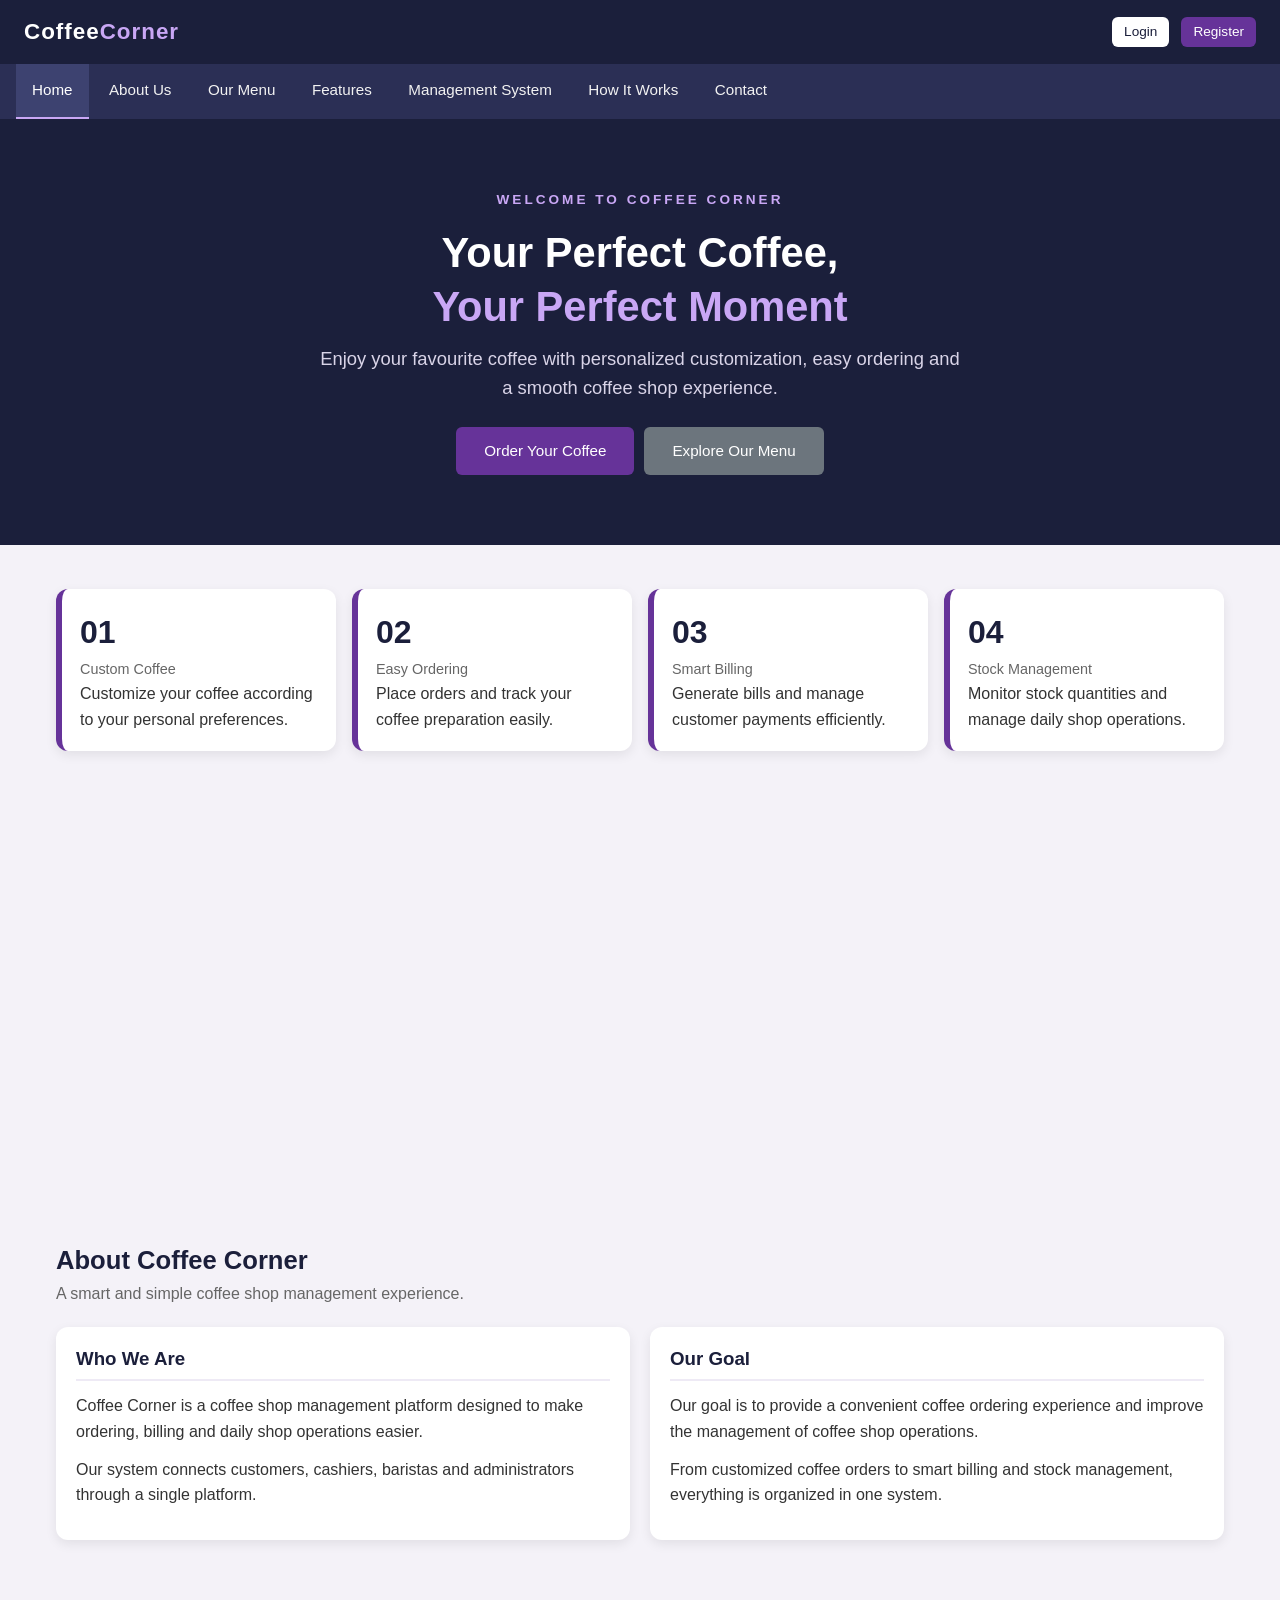
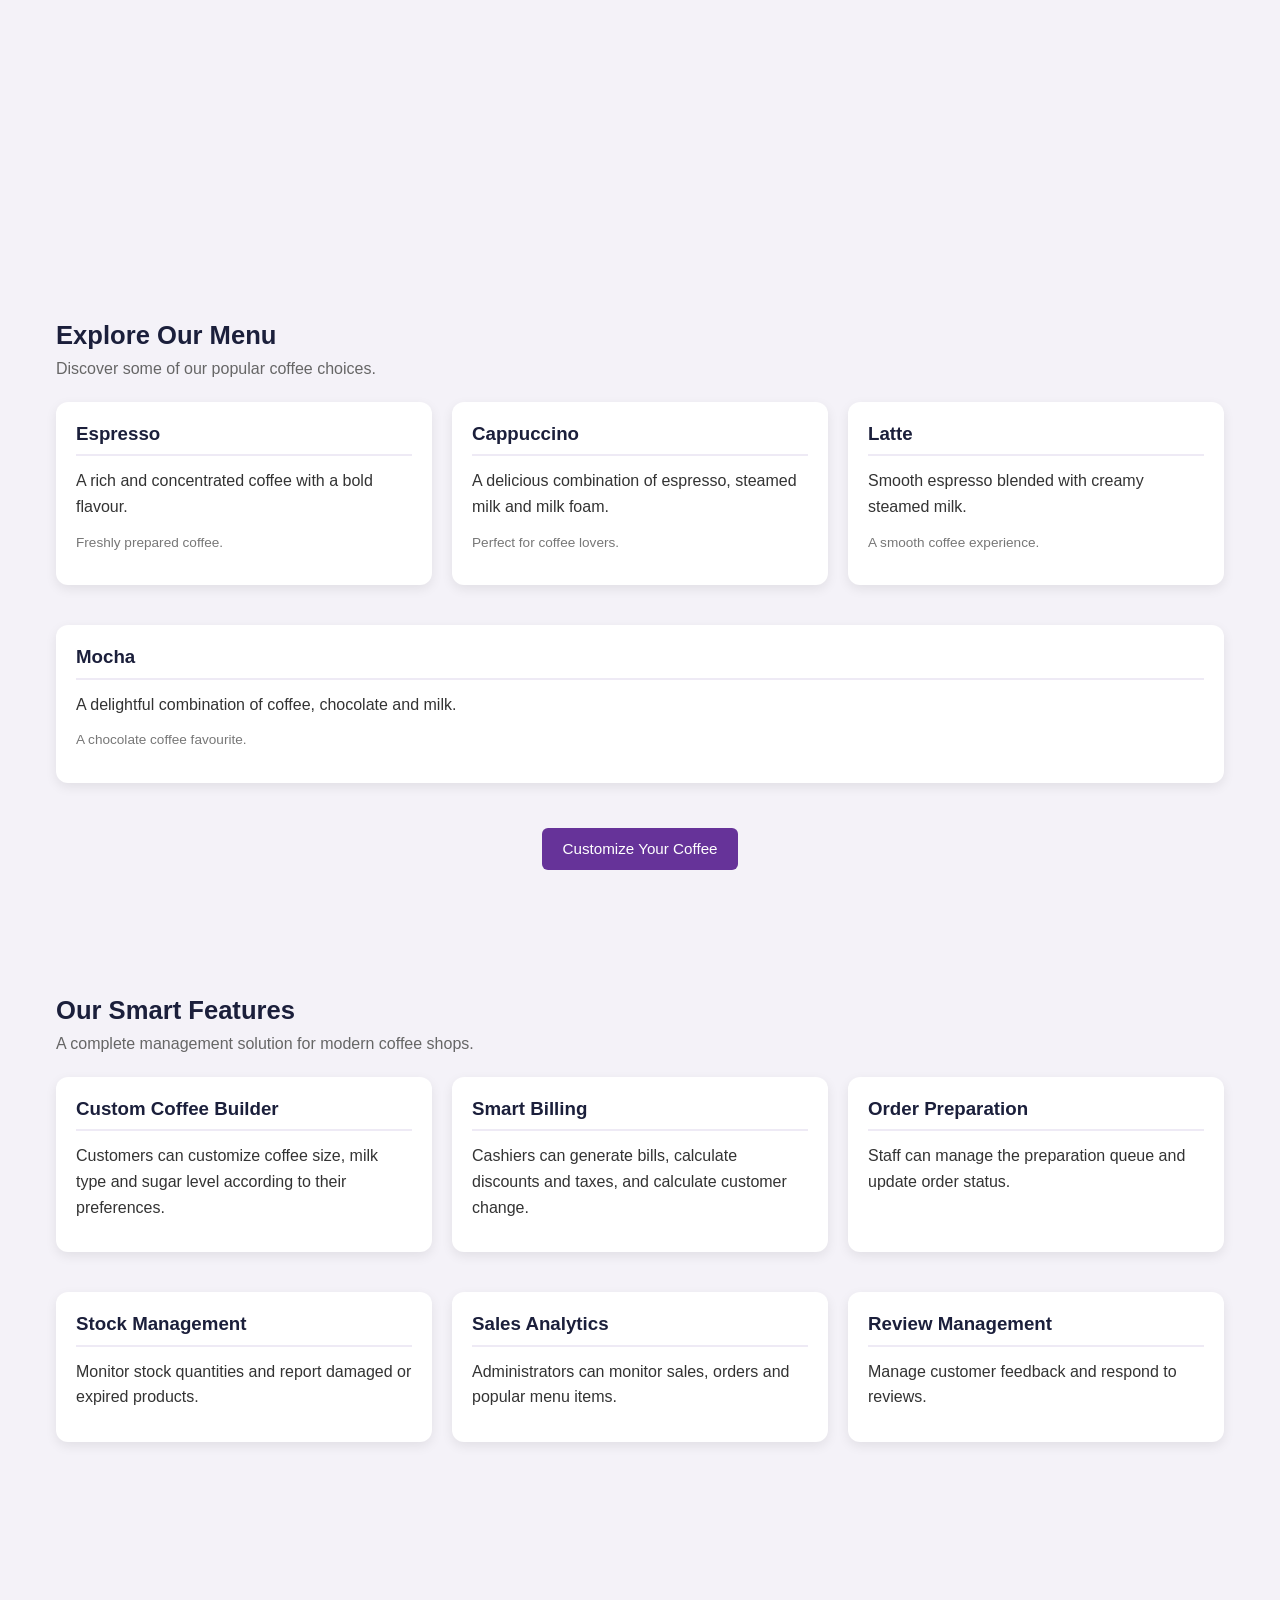
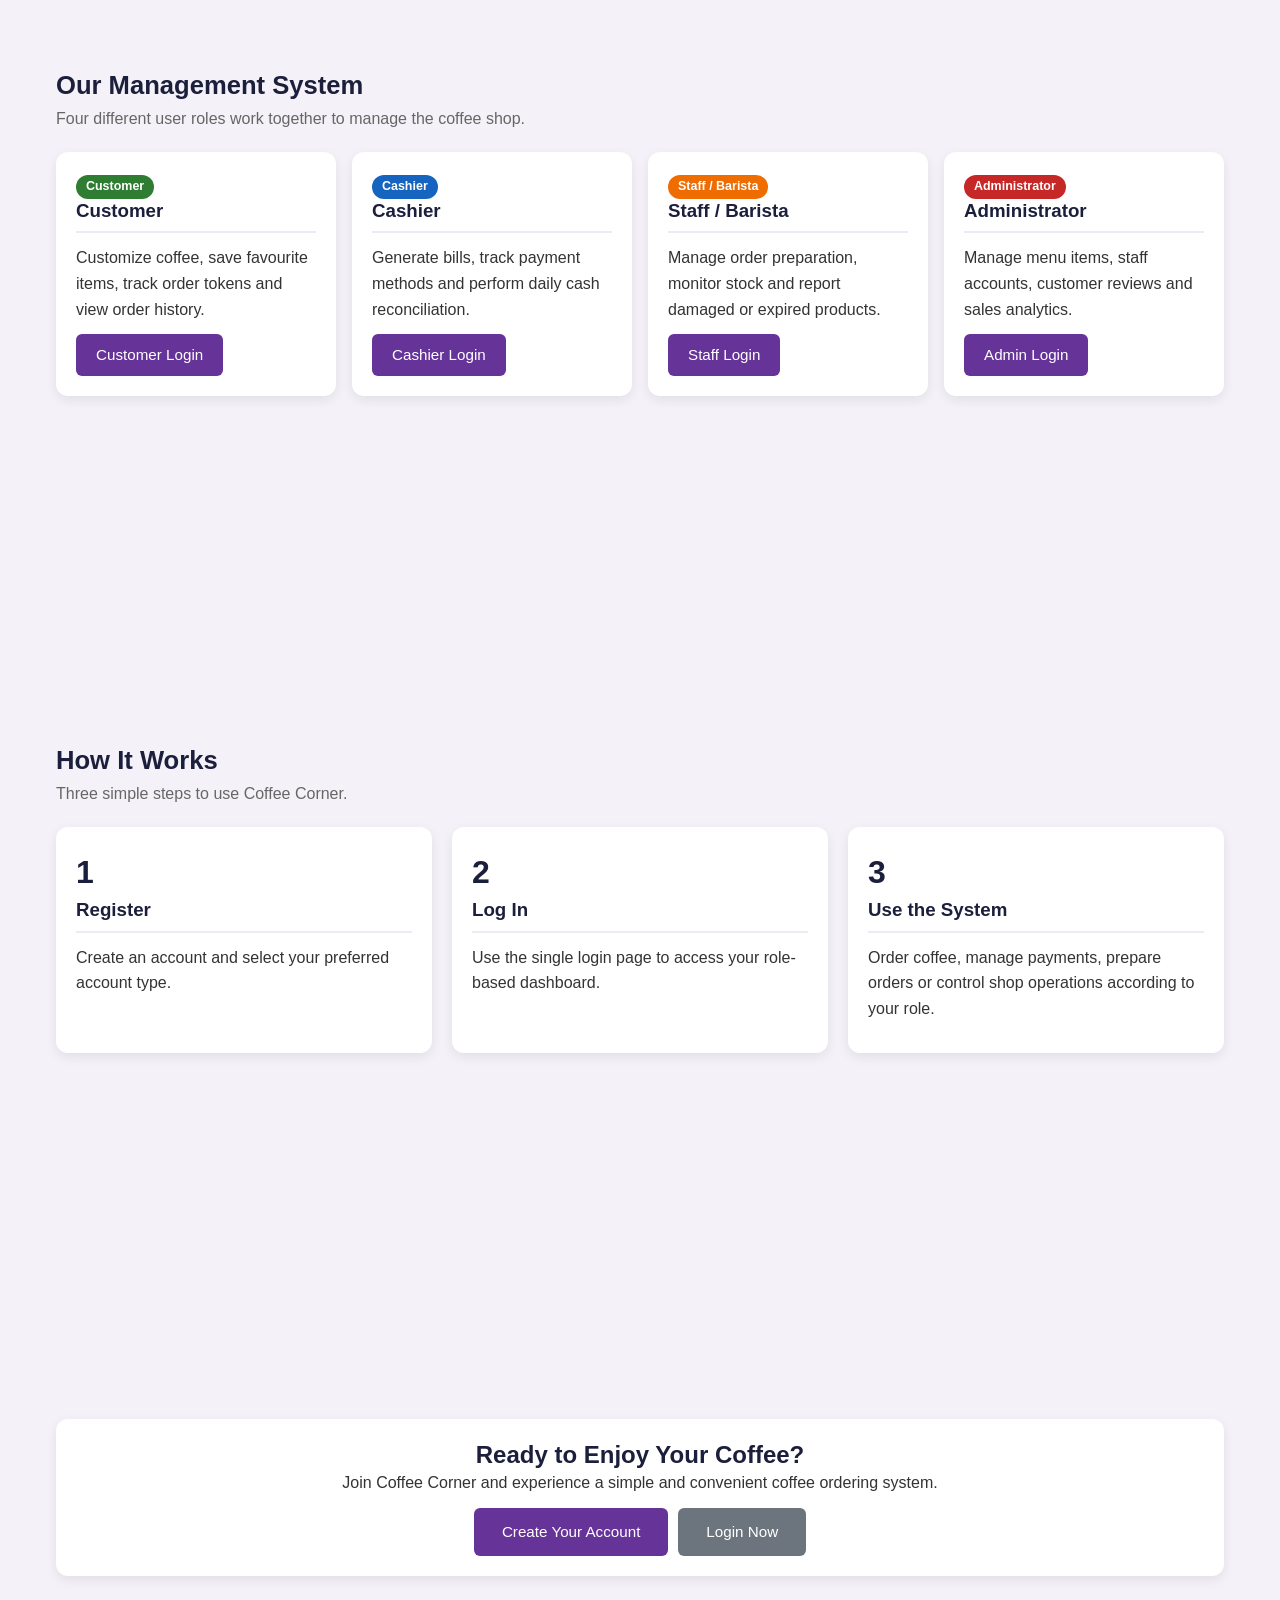
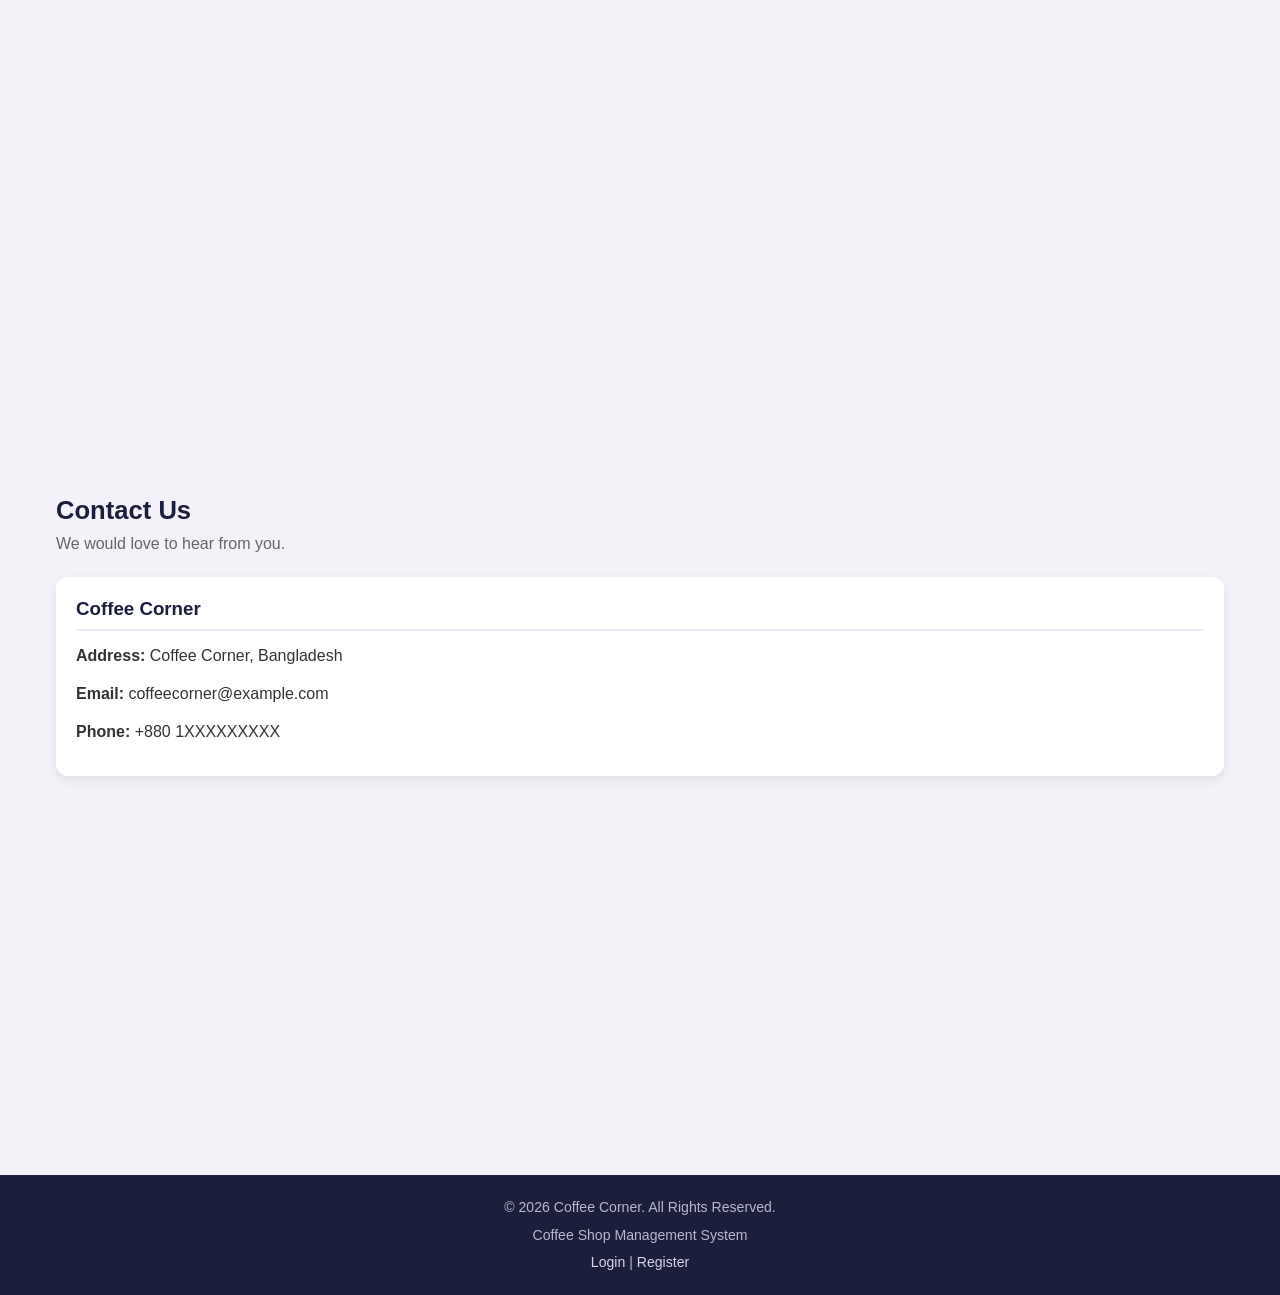
<file: index.html>
<!DOCTYPE html>
<html lang="en-US">

<head>
    <meta charset="UTF-8">
    <meta name="viewport" content="width=device-width, initial-scale=1.0">
    <meta name="description" content="Coffee Corner - Coffee Shop Management System">
    <title>Home | Coffee Corner</title>

    <link rel="stylesheet" href="css/style.css">
</head>

<body>

    <!-- ============ HEADER ============ -->
    <header class="header">

        <a href="index.html" class="logo">
            Coffee<span>Corner</span>
        </a>

        <div class="user-info">

            <a href="login.html" class="btn btn-small btn-light">
                Login
            </a>

            <a href="register.html" class="btn btn-small">
                Register
            </a>

        </div>

    </header>


    <!-- ============ NAVIGATION ============ -->
    <nav class="topnav">

        <a href="#home" class="active">Home</a>

        <a href="#about">About Us</a>

        <a href="#menu">Our Menu</a>

        <a href="#features">Features</a>

        <a href="#actors">Management System</a>

        <a href="#how">How It Works</a>

        <a href="#contact">Contact</a>

    </nav>


    <!-- ============ HERO SECTION ============ -->
    <section id="home" class="hero-section">

        <div class="hero-content">

            <p class="hero-tagline">
                WELCOME TO COFFEE CORNER
            </p>

            <h1>
                Your Perfect Coffee,
                <span>Your Perfect Moment</span>
            </h1>

            <p>
                Enjoy your favourite coffee with personalized
                customization, easy ordering and a smooth
                coffee shop experience.
            </p>

            <div class="hero-actions">

                <a href="login.html" class="btn">
                    Order Your Coffee
                </a>

                <a href="#menu" class="btn btn-secondary">
                    Explore Our Menu
                </a>

            </div>

        </div>

    </section>


    <main>


        <!-- ============ KEY FEATURES STRIP ============ -->
        <section class="container">

            <div class="stats-grid">

                <div class="stat-card">

                    <div class="stat-number">01</div>

                    <div class="stat-label">
                        Custom Coffee
                    </div>

                    <p>
                        Customize your coffee according to
                        your personal preferences.
                    </p>

                </div>


                <div class="stat-card">

                    <div class="stat-number">02</div>

                    <div class="stat-label">
                        Easy Ordering
                    </div>

                    <p>
                        Place orders and track your coffee
                        preparation easily.
                    </p>

                </div>


                <div class="stat-card">

                    <div class="stat-number">03</div>

                    <div class="stat-label">
                        Smart Billing
                    </div>

                    <p>
                        Generate bills and manage customer
                        payments efficiently.
                    </p>

                </div>


                <div class="stat-card">

                    <div class="stat-number">04</div>

                    <div class="stat-label">
                        Stock Management
                    </div>

                    <p>
                        Monitor stock quantities and
                        manage daily shop operations.
                    </p>

                </div>

            </div>

        </section>



        <!-- ============ ABOUT SECTION ============ -->
        <section id="about" class="container">

            <h2 class="page-title">
                About Coffee Corner
            </h2>

            <p class="page-subtitle">
                A smart and simple coffee shop management experience.
            </p>

            <div class="row">

                <div class="col card">

                    <h3>Who We Are</h3>

                    <p>
                        Coffee Corner is a coffee shop management
                        platform designed to make ordering,
                        billing and daily shop operations easier.
                    </p>

                    <p>
                        Our system connects customers, cashiers,
                        baristas and administrators through
                        a single platform.
                    </p>

                </div>


                <div class="col card">

                    <h3>Our Goal</h3>

                    <p>
                        Our goal is to provide a convenient
                        coffee ordering experience and improve
                        the management of coffee shop operations.
                    </p>

                    <p>
                        From customized coffee orders to smart
                        billing and stock management, everything
                        is organized in one system.
                    </p>

                </div>

            </div>

        </section>



        <!-- ============ MENU SECTION ============ -->
        <section id="menu" class="container">

            <h2 class="page-title">
                Explore Our Menu
            </h2>

            <p class="page-subtitle">
                Discover some of our popular coffee choices.
            </p>


            <div class="row">

                <div class="col card">

                    <h3>Espresso</h3>

                    <p>
                        A rich and concentrated coffee
                        with a bold flavour.
                    </p>

                    <p class="hint">
                        Freshly prepared coffee.
                    </p>

                </div>


                <div class="col card">

                    <h3>Cappuccino</h3>

                    <p>
                        A delicious combination of espresso,
                        steamed milk and milk foam.
                    </p>

                    <p class="hint">
                        Perfect for coffee lovers.
                    </p>

                </div>


                <div class="col card">

                    <h3>Latte</h3>

                    <p>
                        Smooth espresso blended with
                        creamy steamed milk.
                    </p>

                    <p class="hint">
                        A smooth coffee experience.
                    </p>

                </div>


                <div class="col card">

                    <h3>Mocha</h3>

                    <p>
                        A delightful combination of
                        coffee, chocolate and milk.
                    </p>

                    <p class="hint">
                        A chocolate coffee favourite.
                    </p>

                </div>

            </div>


            <div style="text-align: center; margin-top: 25px;">

                <a href="login.html" class="btn">
                    Customize Your Coffee
                </a>

            </div>

        </section>



        <!-- ============ FEATURES SECTION ============ -->
        <section id="features" class="container">

            <h2 class="page-title">
                Our Smart Features
            </h2>

            <p class="page-subtitle">
                A complete management solution for modern coffee shops.
            </p>


            <div class="row">

                <div class="col card">

                    <h3>Custom Coffee Builder</h3>

                    <p>
                        Customers can customize coffee size,
                        milk type and sugar level according
                        to their preferences.
                    </p>

                </div>


                <div class="col card">

                    <h3>Smart Billing</h3>

                    <p>
                        Cashiers can generate bills,
                        calculate discounts and taxes,
                        and calculate customer change.
                    </p>

                </div>


                <div class="col card">

                    <h3>Order Preparation</h3>

                    <p>
                        Staff can manage the preparation queue
                        and update order status.
                    </p>

                </div>


                <div class="col card">

                    <h3>Stock Management</h3>

                    <p>
                        Monitor stock quantities and report
                        damaged or expired products.
                    </p>

                </div>


                <div class="col card">

                    <h3>Sales Analytics</h3>

                    <p>
                        Administrators can monitor sales,
                        orders and popular menu items.
                    </p>

                </div>


                <div class="col card">

                    <h3>Review Management</h3>

                    <p>
                        Manage customer feedback and
                        respond to reviews.
                    </p>

                </div>

            </div>

        </section>



        <!-- ============ ACTOR / ROLE SECTION ============ -->
        <section id="actors" class="container">

            <h2 class="page-title">
                Our Management System
            </h2>

            <p class="page-subtitle">
                Four different user roles work together
                to manage the coffee shop.
            </p>


            <div class="role-grid">

                <!-- CUSTOMER -->
                <div class="card">

                    <span class="badge customer">
                        Customer
                    </span>

                    <h3>Customer</h3>

                    <p>
                        Customize coffee, save favourite items,
                        track order tokens and view order history.
                    </p>

                    <a href="login.html" class="btn">
                        Customer Login
                    </a>

                </div>


                <!-- CASHIER -->
                <div class="card">

                    <span class="badge cashier">
                        Cashier
                    </span>

                    <h3>Cashier</h3>

                    <p>
                        Generate bills, track payment methods
                        and perform daily cash reconciliation.
                    </p>

                    <a href="login.html" class="btn">
                        Cashier Login
                    </a>

                </div>


                <!-- STAFF / BARISTA -->
                <div class="card">

                    <span class="badge staff">
                        Staff / Barista
                    </span>

                    <h3>Staff / Barista</h3>

                    <p>
                        Manage order preparation, monitor stock
                        and report damaged or expired products.
                    </p>

                    <a href="login.html" class="btn">
                        Staff Login
                    </a>

                </div>


                <!-- ADMINISTRATOR -->
                <div class="card">

                    <span class="badge admin">
                        Administrator
                    </span>

                    <h3>Administrator</h3>

                    <p>
                        Manage menu items, staff accounts,
                        customer reviews and sales analytics.
                    </p>

                    <a href="login.html" class="btn">
                        Admin Login
                    </a>

                </div>

            </div>

        </section>



        <!-- ============ HOW IT WORKS ============ -->
        <section id="how" class="container">

            <h2 class="page-title">
                How It Works
            </h2>

            <p class="page-subtitle">
                Three simple steps to use Coffee Corner.
            </p>


            <div class="row">

                <div class="col card">

                    <div class="stat-number">1</div>

                    <h3>Register</h3>

                    <p>
                        Create an account and select your
                        preferred account type.
                    </p>

                </div>


                <div class="col card">

                    <div class="stat-number">2</div>

                    <h3>Log In</h3>

                    <p>
                        Use the single login page to access
                        your role-based dashboard.
                    </p>

                </div>


                <div class="col card">

                    <div class="stat-number">3</div>

                    <h3>Use the System</h3>

                    <p>
                        Order coffee, manage payments,
                        prepare orders or control shop operations
                        according to your role.
                    </p>

                </div>

            </div>

        </section>



        <!-- ============ CALL TO ACTION ============ -->
        <section class="container">

            <div class="card" style="text-align: center;">

                <h2>
                    Ready to Enjoy Your Coffee?
                </h2>

                <p>
                    Join Coffee Corner and experience
                    a simple and convenient coffee ordering system.
                </p>

                <div class="hero-actions">

                    <a href="register.html" class="btn">
                        Create Your Account
                    </a>

                    <a href="login.html" class="btn btn-secondary">
                        Login Now
                    </a>

                </div>

            </div>

        </section>



        <!-- ============ CONTACT SECTION ============ -->
        <section id="contact" class="container">

            <h2 class="page-title">
                Contact Us
            </h2>

            <p class="page-subtitle">
                We would love to hear from you.
            </p>

            <div class="card">

                <h3>Coffee Corner</h3>

                <p>
                    <strong>Address:</strong>
                    Coffee Corner, Bangladesh
                </p>

                <p>
                    <strong>Email:</strong>
                    coffeecorner@example.com
                </p>

                <p>
                    <strong>Phone:</strong>
                    +880 1XXXXXXXXX
                </p>

            </div>

        </section>


    </main>



    <!-- ============ FOOTER ============ -->
    <footer class="footer">

        <p>
            &copy; 2026 Coffee Corner.
            All Rights Reserved.
        </p>

        <p>
            Coffee Shop Management System
        </p>

        <p>
            <a href="login.html">Login</a> |
            <a href="register.html">Register</a>
        </p>

    </footer>


</body>

</html>
</file>
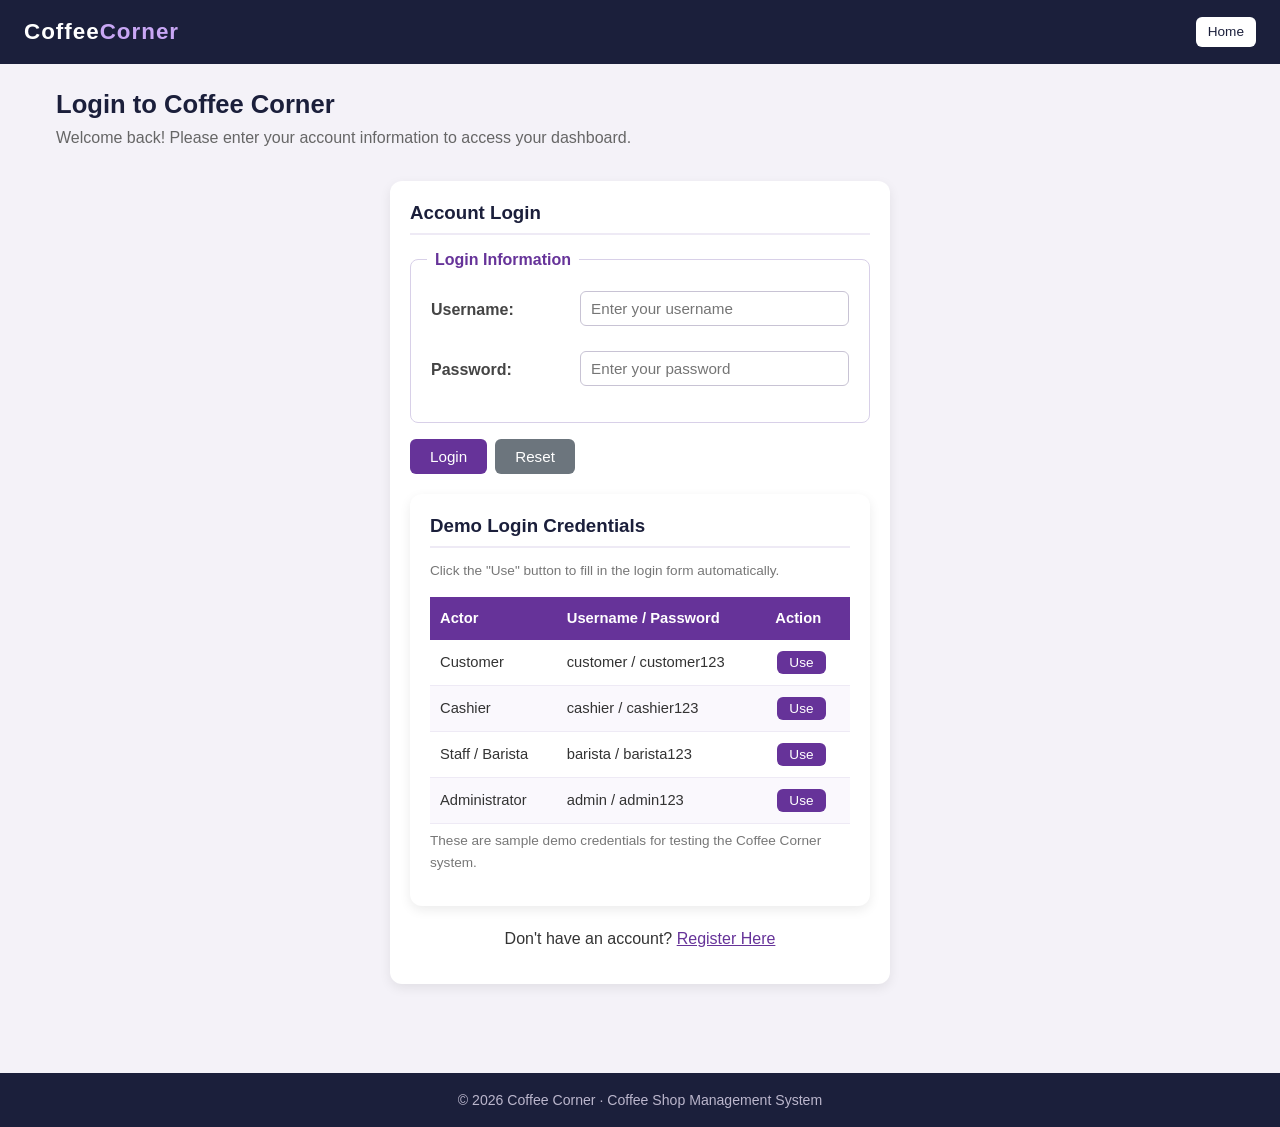
<file: admin.html>
<!DOCTYPE html>
<html lang="en">

<head>
    <meta charset="UTF-8">
    <meta name="viewport" content="width=device-width, initial-scale=1.0">
    <meta name="description" content="Coffee Corner Administrator Dashboard">
    <meta name="theme-color" content="#5b3825">

    <title>Admin Dashboard | Coffee Corner</title>

    <link rel="stylesheet" href="css/style.css">
</head>

<body>

    <!-- ==================== HEADER ==================== -->

    <header class="header">

        <a href="index.html" class="logo">
            Coffee<span>Corner</span>
        </a>

        <div class="user-info">

            <span class="badge admin">Administrator</span>

            <span id="welcomeUser">Welcome, Administrator</span>

            <a href="#" class="btn btn-small btn-light" onclick="logout(); return false;">
                Logout
            </a>

        </div>

    </header>


    <!-- ==================== NAVIGATION ==================== -->

    <nav class="topnav">

        <button type="button" id="nav-statsSection" class="active" onclick="showSection('statsSection')">
            Sales Analytics
        </button>

        <button type="button" id="nav-menuSection" onclick="showSection('menuSection')">
            Menu Management
        </button>

        <button type="button" id="nav-reviewsSection" onclick="showSection('reviewsSection')">
            Review Management
        </button>

        <button type="button" id="nav-staffSection" onclick="showSection('staffSection')">
            Staff Accounts
        </button>

    </nav>


    <!-- ==================== MAIN CONTAINER ==================== -->

    <main class="container">


        <!-- ==================== 1. SALES ANALYTICS ==================== -->

        <section id="statsSection" class="page-section active">

            <h2 class="page-title">
                Sales Analytics Dashboard
            </h2>

            <p class="page-subtitle">
                A summary of coffee shop sales, orders and business performance.
                <span id="reportTime" class="hint"></span>
            </p>


            <!-- Statistics Cards -->

            <div class="stats-grid">

                <div class="stat-card">
                    <div class="stat-number" id="statSales">৳ 0</div>
                    <div class="stat-label">Today's Sales</div>
                </div>

                <div class="stat-card">
                    <div class="stat-number" id="statOrders">0</div>
                    <div class="stat-label">Today's Orders</div>
                </div>

                <div class="stat-card">
                    <div class="stat-number" id="statMenuItems">0</div>
                    <div class="stat-label">Active Menu Items</div>
                </div>

                <div class="stat-card">
                    <div class="stat-number" id="statReviews">0</div>
                    <div class="stat-label">Pending Reviews</div>
                </div>

            </div>


            <!-- Sales Analysis Tables -->

            <div class="row">

                <!-- Best Selling Products -->

                <div class="col card">

                    <h3>Best-Selling Products</h3>

                    <div class="table-wrapper">

                        <table class="data-table">

                            <thead>
                                <tr>
                                    <th>Product</th>
                                    <th>Units Sold</th>
                                    <th>Sales</th>
                                </tr>
                            </thead>

                            <tbody id="bestSellingTableBody"></tbody>

                        </table>

                    </div>

                </div>


                <!-- Peak Sales Hours -->

                <div class="col card">

                    <h3>Peak Sales Hours</h3>

                    <div class="table-wrapper">

                        <table class="data-table">

                            <thead>
                                <tr>
                                    <th>Time</th>
                                    <th>Orders</th>
                                    <th>Sales</th>
                                </tr>
                            </thead>

                            <tbody id="peakSalesTableBody"></tbody>

                        </table>

                    </div>

                </div>

            </div>


            <button type="button" class="btn" onclick="generateReport()">
                Refresh Report
            </button>

        </section>



        <!-- ==================== 2. MENU MANAGEMENT ==================== -->

        <section id="menuSection" class="page-section">

            <h2 class="page-title">Menu Management</h2>

            <p class="page-subtitle">
                Add, view, edit, delete and search coffee shop menu items.
            </p>

            <div id="menuMessage" class="message"></div>


            <div class="row">


                <!-- Add / Edit Menu Form -->

                <div class="col card">

                    <h3 id="menuFormTitle">Add New Menu Item</h3>

                    <form id="menuForm" onsubmit="return saveMenuItem()">

                        <fieldset>

                            <legend>Menu Item Details</legend>

                            <table class="form-table">

                                <tr>
                                    <td>
                                        <label for="itemName">Item Name:</label>
                                    </td>

                                    <td>
                                        <input type="text" id="itemName" placeholder="e.g. Cappuccino" maxlength="100"
                                            required>

                                        <span class="error" id="itemNameError"></span>
                                    </td>
                                </tr>


                                <tr>
                                    <td>
                                        <label for="category">Category:</label>
                                    </td>

                                    <td>
                                        <select id="category" required>

                                            <option value="">-- Select Category --</option>
                                            <option>Hot Coffee</option>
                                            <option>Cold Coffee</option>
                                            <option>Snacks</option>

                                        </select>

                                        <span class="error" id="categoryError"></span>
                                    </td>
                                </tr>


                                <tr>
                                    <td>
                                        <label for="price">Price (Tk):</label>
                                    </td>

                                    <td>
                                        <input type="number" id="price" min="1" step="0.01" placeholder="Enter price"
                                            required>

                                        <span class="error" id="priceError"></span>
                                    </td>
                                </tr>


                                <tr>
                                    <td>
                                        <label for="availability">Availability:</label>
                                    </td>

                                    <td>
                                        <select id="availability">

                                            <option>Available</option>
                                            <option>Unavailable</option>

                                        </select>
                                    </td>
                                </tr>


                                <tr>
                                    <td>
                                        <label for="description">Description:</label>
                                    </td>

                                    <td>
                                        <textarea id="description" placeholder="Enter item description"
                                            maxlength="500"></textarea>
                                    </td>
                                </tr>

                            </table>

                        </fieldset>


                        <input type="hidden" id="menuItemId">

                        <input type="submit" id="menuSaveButton" class="btn" value="Add Menu Item">

                        <button type="button" class="btn btn-secondary" onclick="resetMenuForm()">
                            Cancel
                        </button>

                    </form>

                </div>



                <!-- Menu List -->

                <div class="col card">

                    <h3>All Menu Items</h3>

                    <div class="search-bar">

                        <input type="text" id="menuSearch" placeholder="Search by item name or ID..."
                            onkeyup="renderMenuItems()">

                        <select id="menuCategoryFilter" onchange="renderMenuItems()">

                            <option value="All">All Categories</option>
                            <option>Hot Coffee</option>
                            <option>Cold Coffee</option>
                            <option>Snacks</option>

                        </select>


                        <select id="menuStatusFilter" onchange="renderMenuItems()">

                            <option value="All">All Status</option>
                            <option>Available</option>
                            <option>Unavailable</option>

                        </select>

                    </div>


                    <p class="result-count" id="menuCount"></p>

                    <div class="table-wrapper">

                        <table class="data-table">

                            <thead>
                                <tr>
                                    <th>Item ID</th>
                                    <th>Item Name</th>
                                    <th>Category</th>
                                    <th>Price</th>
                                    <th>Description</th>
                                    <th>Status</th>
                                    <th>Actions</th>
                                </tr>
                            </thead>

                            <tbody id="menuTableBody"></tbody>

                        </table>

                    </div>

                </div>

            </div>

        </section>



        <!-- ==================== 3. REVIEW MANAGEMENT ==================== -->

        <section id="reviewsSection" class="page-section">

            <h2 class="page-title">Review & Rating Management</h2>

            <p class="page-subtitle">
                View customer feedback about coffee items, staff and the coffee shop.
            </p>

            <div id="reviewMessage" class="message"></div>


            <!-- Customer Reviews -->

            <div class="card">

                <h3>Customer Reviews</h3>

                <div class="search-bar">

                    <input type="text" id="reviewSearch" placeholder="Search customer or review..."
                        onkeyup="renderReviews()">


                    <select id="ratingFilter" onchange="renderReviews()">

                        <option value="All">All Ratings</option>
                        <option value="5">5 Stars</option>
                        <option value="4">4 Stars</option>
                        <option value="3">3 Stars</option>
                        <option value="2">2 Stars</option>
                        <option value="1">1 Star</option>

                    </select>


                    <select id="reviewTypeFilter" onchange="renderReviews()">

                        <option value="All">All Review Types</option>
                        <option>Coffee Item</option>
                        <option>Staff</option>
                        <option>Coffee Shop</option>

                    </select>

                </div>


                <p class="result-count" id="reviewCount"></p>

                <div class="table-wrapper">

                    <table class="data-table">

                        <thead>
                            <tr>
                                <th>Review ID</th>
                                <th>Customer</th>
                                <th>Review Type</th>
                                <th>Rating</th>
                                <th>Comment</th>
                                <th>Date</th>
                                <th>Status</th>
                                <th>Action</th>
                            </tr>
                        </thead>

                        <tbody id="reviewTableBody"></tbody>

                    </table>

                </div>

            </div>



            <!-- Admin Response Form -->

            <div class="card">

                <h3>Submit Admin Response</h3>

                <form id="responseForm" onsubmit="return saveReviewResponse()">

                    <fieldset>

                        <legend>Review Response</legend>

                        <table class="form-table">

                            <tr>
                                <td>
                                    <label for="responseReviewId">Review ID:</label>
                                </td>

                                <td>
                                    <input type="text" id="responseReviewId" placeholder="Enter review ID" required>

                                    <span class="error" id="responseReviewIdError"></span>
                                </td>
                            </tr>


                            <tr>
                                <td>
                                    <label for="adminResponse">Admin Response:</label>
                                </td>

                                <td>
                                    <textarea id="adminResponse" placeholder="Write your response" maxlength="1000"
                                        required></textarea>

                                    <span class="error" id="adminResponseError"></span>
                                </td>
                            </tr>

                        </table>

                    </fieldset>


                    <input type="submit" class="btn" value="Submit Response">

                    <button type="button" class="btn btn-secondary" onclick="resetResponseForm()">
                        Cancel
                    </button>

                </form>

            </div>

        </section>



        <!-- ==================== 4. STAFF ACCOUNT MANAGEMENT ==================== -->

        <section id="staffSection" class="page-section">

            <h2 class="page-title">Staff Account Management</h2>

            <p class="page-subtitle">
                Create, view, edit, delete and search cashier and staff accounts.
            </p>

            <div id="staffMessage" class="message"></div>


            <div class="row">


                <!-- Staff Form -->

                <div class="col card">

                    <h3 id="staffFormTitle">Add New Staff</h3>

                    <form id="staffForm" onsubmit="return saveStaff()">

                        <fieldset>

                            <legend>Staff Details</legend>

                            <table class="form-table">

                                <tr>
                                    <td>
                                        <label for="staffName">Full Name:</label>
                                    </td>

                                    <td>
                                        <input type="text" id="staffName" placeholder="Enter staff name" maxlength="100"
                                            required>

                                        <span class="error" id="staffNameError"></span>
                                    </td>
                                </tr>


                                <tr>
                                    <td>
                                        <label for="staffEmail">Email:</label>
                                    </td>

                                    <td>
                                        <input type="email" id="staffEmail" placeholder="Enter email address"
                                            maxlength="150" required>

                                        <span class="error" id="staffEmailError"></span>
                                    </td>
                                </tr>


                                <tr>
                                    <td>
                                        <label for="staffRole">Role:</label>
                                    </td>

                                    <td>
                                        <select id="staffRole" required>

                                            <option value="">-- Select Role --</option>
                                            <option>Cashier</option>
                                            <option>Staff</option>

                                        </select>

                                        <span class="error" id="staffRoleError"></span>
                                    </td>
                                </tr>


                                <tr>
                                    <td>
                                        <label for="staffPassword">Password:</label>
                                    </td>

                                    <td>
                                        <input type="password" id="staffPassword" placeholder="Enter password"
                                            minlength="6">

                                        <span class="error" id="staffPasswordError"></span>
                                    </td>
                                </tr>


                                <tr>
                                    <td>Status:</td>

                                    <td>

                                        <input type="radio" id="staffActive" name="staffStatus" value="Active" checked>

                                        <label for="staffActive" class="option-label">
                                            Active
                                        </label>


                                        <input type="radio" id="staffBlocked" name="staffStatus" value="Blocked">

                                        <label for="staffBlocked" class="option-label">
                                            Blocked
                                        </label>

                                    </td>
                                </tr>

                            </table>

                        </fieldset>


                        <input type="hidden" id="staffId">

                        <input type="submit" id="staffSaveButton" class="btn" value="Add Staff">

                        <button type="button" class="btn btn-secondary" onclick="resetStaffForm()">
                            Cancel
                        </button>

                    </form>

                </div>



                <!-- Staff List -->

                <div class="col card">

                    <h3>All Staff Members</h3>

                    <div class="search-bar">

                        <input type="text" id="staffSearch" placeholder="Search by name, email or ID..."
                            onkeyup="renderStaff()">


                        <select id="staffRoleFilter" onchange="renderStaff()">

                            <option value="All">All Roles</option>
                            <option>Cashier</option>
                            <option>Staff</option>

                        </select>


                        <!-- UPDATED STAFF STATUS FILTER -->

                        <select id="staffStatusFilter" onchange="renderStaff()">

                            <option value="All">Any Status</option>
                            <option value="Pending">Pending Approval</option>
                            <option value="Active">Active</option>
                            <option value="Blocked">Blocked</option>

                        </select>

                    </div>


                    <p class="result-count" id="staffCount"></p>

                    <div class="table-wrapper">

                        <table class="data-table">

                            <thead>
                                <tr>
                                    <th>Staff ID</th>
                                    <th>Name</th>
                                    <th>Email</th>
                                    <th>Role</th>
                                    <th>Status</th>
                                    <th>Actions</th>
                                </tr>
                            </thead>

                            <tbody id="staffTableBody"></tbody>

                        </table>

                    </div>

                </div>

            </div>

        </section>

    </main>


    <!-- +==================== FOOTER ====================+ -->

    <footer class="footer">

        <p>
            &copy; 2026 Coffee Corner. All Rights Reserved.
        </p>

        <p>
            Coffee Shop Management System
        </p>

    </footer>


    <!-- ==================== JAVASCRIPT FILES ==================== -->

    <script src="js/data.js"></script>
    <script src="js/common.js"></script>
    <script src="js/admin.js"></script>

</body>

</html>
</file>
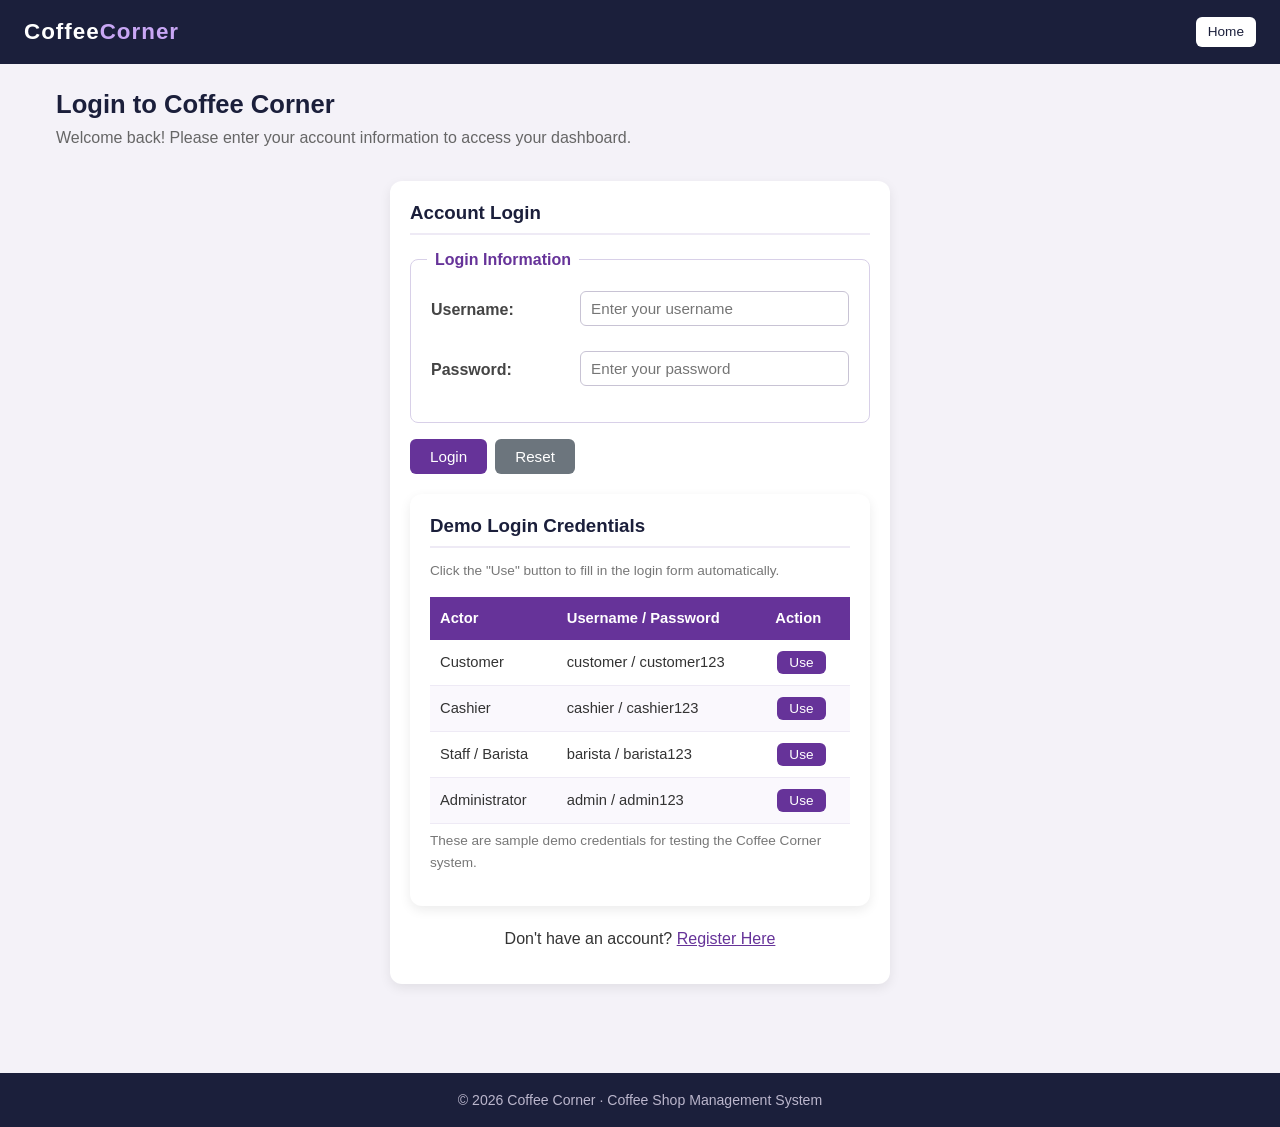
<file: barista.html>
<!DOCTYPE html>
<html lang="en-US">

<head>
    <meta charset="UTF-8">
    <meta name="viewport" content="width=device-width, initial-scale=1.0">

    <meta name="description" content="Coffee Corner - Barista and Staff Dashboard">

    <title>Staff Dashboard | Coffee Corner</title>

    <!-- External CSS -->
    <link rel="stylesheet" href="css/style.css">
</head>

<body>

    <!--HEADER  -->

    <header class="header">

    <a href="index.html" class="logo">
            Coffee<span>Corner</span>
     </a>

    <div class="user-info">

     <span class="badge staff">Staff / Barista</span>

 <span id="welcomeUser">Welcome, Diub</span>

    <a href="#" class="btn btn-small btn-light" onclick="logout(); return false;">
    Logout </a>
</div>
 </header>

<!-- NAVIGATION -->

    <nav class="topnav">

  <button type="button" id="nav-queue" class="active" onclick="showSection('queue')">
   Order Preparation
</button>
  <button type="button" id="nav-stock" onclick="showSection('stock')">
         Stock Management
        </button>

<button type="button" id="nav-waste" onclick="showSection('waste')">
       Damaged / Expired Products
</button>

 </nav>


    <!--MAIN CONTAINER -->

<main class="container">


 <!--
             1. ORDER PREPARATION QUEUE  -->

 <section id="queue" class="page-section active">

 <h2 class="page-title">
    Order Preparation Queue
     </h2>

         <p class="page-subtitle">
                View customer orders and update their preparation status.
      </p>

    <div id="queueMessage" class="message"></div>

      <!-- ORDER SUMMARY -->

      <div class="stats-grid">

         <div class="stat-card">

         <div class="stat-number" id="totalQueueOrders">
                        0
        </div>

        <div class="stat-label">
                        Total Orders
                    </div>

     </div>

    <div class="stat-card">

                    <div class="stat-number" id="pendingQueueOrders">
                        0
                    </div>

                    <div class="stat-label">
                        Pending Orders
                    </div>

                </div>


                <div class="stat-card">

                    <div class="stat-number" id="preparingQueueOrders">
                        0
                    </div>

                    <div class="stat-label">
                        Preparing Orders
                    </div>

                </div>


                <div class="stat-card">

                    <div class="stat-number" id="completedQueueOrders">
                        0
                    </div>

                    <div class="stat-label">
                        Completed Orders
                    </div>

                </div>

            </div>


            <!-- ORDER QUEUE TABLE -->

            <div class="card">

                <h3>Customer Order List</h3>

                <div class="search-bar">

                    <input type="text" id="queueSearch" placeholder="Search by token or customer name..."
                        onkeyup="renderPreparationQueue()">


                    <select id="queueStatusFilter" onchange="renderPreparationQueue()">

                        <option value="All">All Order Status</option>
                        <option value="Pending">Pending</option>
                        <option value="Preparing">Preparing</option>
                        <option value="Ready">Ready</option>
                        <option value="Completed">Completed</option>

                    </select>

                </div>


                <div class="table-wrapper">

                    <table class="data-table">

                        <thead>
                            <tr>
                                <th>Order ID</th>
                                <th>Token No.</th>
                                <th>Customer</th>
                                <th>Coffee Items</th>
                                <th>Quantity</th>
                                <th>Order Time</th>
                                <th>Order Status</th>
                            </tr>
                        </thead>

                        <tbody id="queueTableBody">

                            <tr>
                                <td colspan="7">
                                    Loading orders...
                                </td>
                            </tr>

                        </tbody>

                    </table>

                </div>

            </div>


            <!-- UPDATE ORDER STATUS -->

            <div class="card">

                <h3>Update Order Preparation Status</h3>

                <form id="queueForm" onsubmit="return updateOrderStatus()">

                    <fieldset>

                        <legend>Order Status Information</legend>

                        <table class="form-table">

                            <tr>

                                <td>
                                    <label for="queueToken">
                                        Order Token:
                                    </label>
                                </td>

                                <td>
                                    <input type="text" id="queueToken" placeholder="Enter customer order token"
                                        required>
                                </td>

                            </tr>


                            <tr>

                                <td>
                                    <label for="orderStatus">
                                        New Order Status:
                                    </label>
                                </td>

                                <td>

                                    <select id="orderStatus" required>

                                        <option value="">
                                            -- Select Status --
                                        </option>

                                        <option value="Pending">
                                            Pending
                                        </option>

                                        <option value="Preparing">
                                            Preparing
                                        </option>

                                        <option value="Ready">
                                            Ready
                                        </option>

                                        <option value="Completed">
                                            Completed
                                        </option>

                                    </select>

                                </td>

                            </tr>

                        </table>

                    </fieldset>


                    <div class="form-actions">

                        <input type="submit" class="btn" value="Update Order Status">

                        <button type="reset" class="btn btn-secondary" onclick="clearMessage('queueMessage')">
                            Reset
                        </button>

                    </div>

                </form>

            </div>

        </section>



        <!--
             2. STOCK MANAGEMENT
     -->

        <section id="stock" class="page-section">

            <h2 class="page-title">
                Stock Management
            </h2>

            <p class="page-subtitle">
                Monitor available ingredients and update stock quantities.
            </p>

            <div id="stockMessage" class="message"></div>


 <!-- STOCK SUMMARY -->

 <div class="stats-grid">

 <div class="stat-card">

<div class="stat-number" id="totalStockItems">
                        0
                    </div>
                    <div class="stat-label">
                        Total Stock Items
                    </div>

                </div>


                <div class="stat-card">

                    <div class="stat-number" id="availableStockItems">
                        0
                    </div>

                    <div class="stat-label">
                        Available Stock Items
                    </div>

                </div>


                <div class="stat-card">

                    <div class="stat-number" id="lowStockItems">
                        0
                    </div>

                    <div class="stat-label">
                        Low Stock Items
                    </div>

                </div>


                <div class="stat-card">

                    <div class="stat-number" id="outOfStockItems">
                        0
                    </div>

                    <div class="stat-label">
                        Out of Stock Items
                    </div>

                </div>

            </div>


            <!-- STOCK LIST -->

            <div class="card">

                <h3>Available Stock Information</h3>

                <div class="search-bar">

                    <input type="text" id="stockSearch" placeholder="Search stock item..." onkeyup="renderStock()">


                    <select id="stockStatusFilter" onchange="renderStock()">

                        <option value="All">All Stock Status</option>
                        <option value="Available">Available</option>
                        <option value="Low Stock">Low Stock</option>
                        <option value="Out of Stock">Out of Stock</option>

                    </select>

                </div>


                <div class="table-wrapper">

                    <table class="data-table">

                        <thead>
                            <tr>
                                <th>Stock ID</th>
                                <th>Item Name</th>
                                <th>Category</th>
                                <th>Available Quantity</th>
                                <th>Unit</th>
                                <th>Minimum Stock</th>
                                <th>Status</th>
                            </tr>
                        </thead>

                        <tbody id="stockTableBody">

                            <tr>
                                <td colspan="7">
                                    Loading stock information...
                                </td>
                            </tr>

                        </tbody>

                    </table>

                </div>

            </div>


            <!-- UPDATE STOCK QUANTITY -->

            <div class="card">

                <h3>Update Stock Quantity</h3>

                <form id="stockForm" onsubmit="return updateStockQuantity()">

                    <fieldset>

                        <legend>Stock Update Information</legend>

                        <table class="form-table">

                            <tr>

                                <td>
                                    <label for="stockItem">
                                        Select Stock Item:
                                    </label>
                                </td>

                                <td>

                                    <select id="stockItem" required>

                                        <option value="">
                                            -- Select Stock Item --
                                        </option>

                                    </select>

                                </td>

                            </tr>


                            <tr>

                                <td>
                                    <label for="stockQty">
                                        New Quantity:
                                    </label>
                                </td>

                                <td>

                                    <input type="number" id="stockQty" min="0" step="0.01"
                                        placeholder="Enter updated quantity" required>

                                </td>

                            </tr>


                            <tr>

                                <td>
                                    <label for="stockUnit">
                                        Unit:
                                    </label>
                                </td>

                                <td>

                                    <input type="text" id="stockUnit" placeholder="e.g. kg, litre, packet" required>

                                </td>

                            </tr>

                        </table>

                    </fieldset>


                    <div class="form-actions">

                        <input type="submit" class="btn" value="Update Stock">

                        <button type="reset" class="btn btn-secondary" onclick="clearMessage('stockMessage')">
                            Reset
                        </button>

                    </div>

                </form>

            </div>

        </section>



        <!-- =================================================
             3. DAMAGED / EXPIRED PRODUCT REPORTING
        ================================================== -->

        <section id="waste" class="page-section">

            <h2 class="page-title">
                Damaged / Expired Product Reporting
            </h2>

            <p class="page-subtitle">
                Report damaged, expired or spoiled ingredients
                and maintain product waste records.
            </p>

            <div id="wasteMessage" class="message"></div>


            <!-- WASTE REPORT FORM -->

            <div class="row">

                <div class="col card">

                    <h3>Report Damaged or Expired Product</h3>

                    <form id="wasteForm" onsubmit="return submitWasteReport()">

                        <fieldset>

                            <legend>Product Damage Information</legend>

                            <table class="form-table">

                                <tr>

                                    <td>
                                        <label for="wasteItem">
                                            Product Name:
                                        </label>
                                    </td>

                                    <td>

                                        <select id="wasteItem" required>

                                            <option value="">
                                                -- Select Product --
                                            </option>

                                        </select>

                                    </td>

                                </tr>


                                <tr>

                                    <td>
                                        <label for="wasteQty">
                                            Damaged Quantity:
                                        </label>
                                    </td>

                                    <td>

                                        <input type="number" id="wasteQty" min="0.01" step="0.01"
                                            placeholder="Enter quantity" required>

                                    </td>

                                </tr>


                                <tr>

                                    <td>
                                        <label for="wasteUnit">
                                            Unit:
                                        </label>
                                    </td>

                                    <td>

                                        <input type="text" id="wasteUnit" placeholder="e.g. kg, litre, packet" required>

                                    </td>

                                </tr>


                                <tr>

                                    <td>
                                        <label for="reason">
                                            Damage Reason:
                                        </label>
                                    </td>

                                    <td>

                                        <select id="reason" required>

                                            <option value="">
                                                -- Select Reason --
                                            </option>

                                            <option value="Expired">
                                                Expired Product
                                            </option>

                                            <option value="Damaged">
                                                Physically Damaged
                                            </option>

                                            <option value="Spoiled">
                                                Spoiled Product
                                            </option>

                                            <option value="Contaminated">
                                                Contaminated Product
                                            </option>

                                            <option value="Other">
                                                Other
                                            </option>

                                        </select>

                                    </td>

                                </tr>


                                <tr>

                                    <td>
                                        <label for="wasteDetails">
                                            Additional Details:
                                        </label>
                                    </td>

                                    <td>

                                        <textarea id="wasteDetails"
                                            placeholder="Describe the problem or damage"></textarea>

                                    </td>

                                </tr>

                            </table>

                        </fieldset>


                        <div class="form-actions">

                            <input type="submit" class="btn" value="Submit Waste Report">

                            <button type="reset" class="btn btn-secondary" onclick="clearMessage('wasteMessage')">
                                Reset
                            </button>

                        </div>

                    </form>

                </div>


                <!-- REPORTING GUIDELINES -->

                <div class="col card">

                    <h3>Reporting Guidelines</h3>

                    <ul>

                        <li>
                            Select the damaged or expired product.
                        </li>

                        <li>
                            Enter the affected quantity.
                        </li>

                        <li>
                            Select the reason for damage.
                        </li>

                        <li>
                            Provide additional information if necessary.
                        </li>

                        <li>
                            Submit the report for record keeping.
                        </li>

                    </ul>

                    <p class="hint">
                        Damaged or expired products should not be used
                        for preparing customer orders.
                    </p>

                </div>

            </div>


            <!-- WASTE REPORT HISTORY -->

            <div class="card">

                <h3>Damaged / Expired Product Records</h3>

                <div class="search-bar">

                    <input type="text" id="wasteSearch" placeholder="Search product or report..."
                        onkeyup="renderWasteReports()">


                    <select id="wasteReasonFilter" onchange="renderWasteReports()">

                        <option value="All">All Reasons</option>
                        <option value="Expired">Expired</option>
                        <option value="Damaged">Damaged</option>
                        <option value="Spoiled">Spoiled</option>
                        <option value="Contaminated">Contaminated</option>
                        <option value="Other">Other</option>

                    </select>

                </div>


                <div class="table-wrapper">

                    <table class="data-table">

                        <thead>
                            <tr>
                                <th>Report ID</th>
                                <th>Product Name</th>
                                <th>Quantity</th>
                                <th>Unit</th>
                                <th>Reason</th>
                                <th>Details</th>
                                <th>Reported By</th>
                                <th>Report Date</th>
                            </tr>
                        </thead>

                        <tbody id="wasteTableBody">

                            <tr>
                                <td colspan="8">
                                    Loading waste reports...
                                </td>
                            </tr>

                        </tbody>

                    </table>

                </div>

            </div>

        </section>

    </main>


    <!-- ==================== FOOTER ==================== -->

    <footer class="footer">

        <p>
            &copy; 2026 Coffee Corner. All Rights Reserved.
        </p>

        <p>
            Coffee Shop Management System
        </p>

    </footer>


    <!-- ==================== JAVASCRIPT FILES ==================== -->

    <script src="js/data.js"></script>
    <script src="js/common.js"></script>
    <script src="js/barista.js"></script>

</body>

</html>
</file>
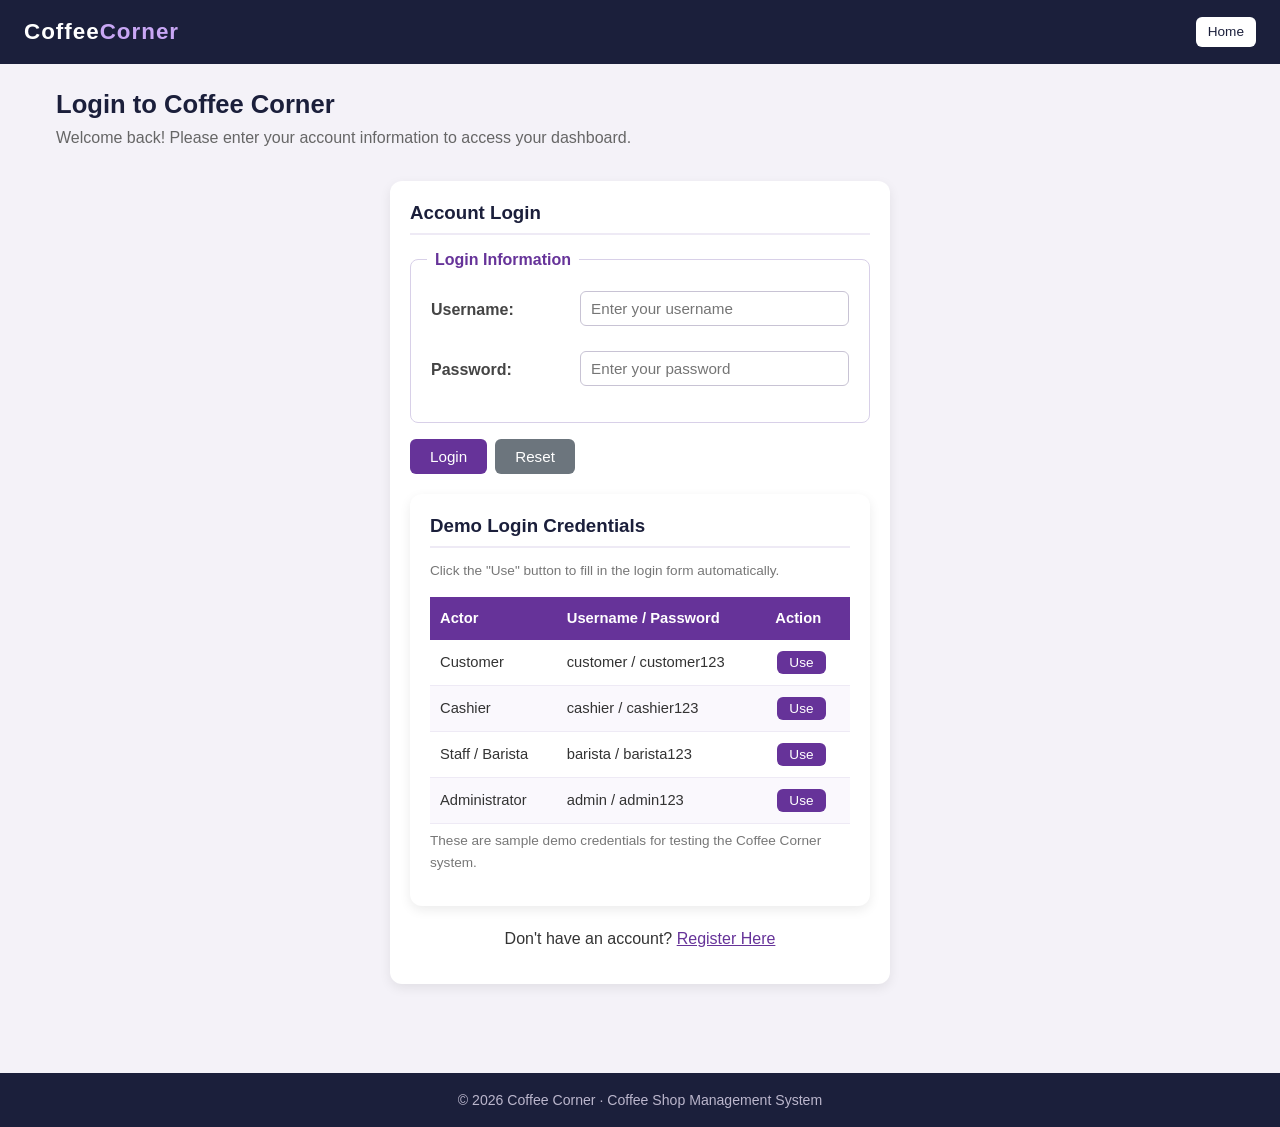
<file: cashier.html>
<!DOCTYPE html>
<html lang="en-US">

<head>
    <meta charset="UTF-8">
    <meta name="viewport" content="width=device-width, initial-scale=1.0">
    <meta name="description" content="Coffee Corner - Cashier Dashboard">
    <title>Cashier Dashboard | Coffee Corner</title>

    <link rel="stylesheet" href="css/style.css">
</head>

<body>

    <!-- ============ HEADER ============ -->
    <header class="header">

        <a href="index.html" class="logo">
            Coffee<span>Corner</span>
        </a>

        <div class="user-info">
            <span class="badge cashier">Cashier</span>
            <span id="welcomeUser">Welcome, Aziziur</span>

            <a href="#" class="btn btn-small btn-light" onclick="logout(); return false;">
                Logout
            </a>
        </div>

    </header>


    <!-- ============ NAVIGATION ============ -->
    <nav class="topnav">

        <button type="button" id="nav-billing" onclick="showSection('billing')">
            Smart Billing
        </button>

        <button type="button" id="nav-payments" onclick="showSection('payments')">
            Payment Tracking
        </button>

        <button type="button" id="nav-reconciliation" onclick="showSection('reconciliation')">
            Daily Cash Reconciliation
        </button>

    </nav>


    <!-- ============ MAIN CONTAINER ============ -->
    <main class="container">


        <!-- ============ SMART BILLING ============ -->
        <section id="billing" class="page-section">

            <h2 class="page-title">Smart Billing & Change Calculator</h2>

            <p class="page-subtitle">
                Generate customer bills, calculate payable amounts
                and automatically calculate the customer's change.
            </p>

            <div id="billingMessage" class="message"></div>


            <div class="row">

                <!-- BILL GENERATION FORM -->
                <div class="col card">

                    <h3>Generate Customer Bill</h3>

                    <form id="billingForm" onsubmit="return generateCustomerBill()">

                        <fieldset>

                            <legend>Customer Order Information</legend>

                            <table class="form-table">

                                <tr>
                                    <td>
                                        <label for="orderToken">
                                            Order Token:
                                        </label>
                                    </td>

                                    <td>
                                        <input type="text" id="orderToken" placeholder="Enter order token" required>
                                    </td>
                                </tr>


                                <tr>
                                    <td>
                                        <label for="customerName">
                                            Customer Name:
                                        </label>
                                    </td>

                                    <td>
                                        <input type="text" id="customerName" placeholder="Customer name" required>
                                    </td>
                                </tr>


                                <tr>
                                    <td>
                                        <label for="subtotal">
                                            Subtotal (Tk):
                                        </label>
                                    </td>

                                    <td>
                                        <input type="number" id="subtotal" min="0" step="0.01"
                                            placeholder="Order subtotal">
                                    </td>
                                </tr>


                                <tr>
                                    <td>
                                        <label for="discount">
                                            Discount (Tk):
                                        </label>
                                    </td>

                                    <td>
                                        <input type="number" id="discount" min="0" step="0.01" value="0">
                                    </td>
                                </tr>


                                <tr>
                                    <td>
                                        <label for="tax">
                                            Tax (Tk):
                                        </label>
                                    </td>

                                    <td>
                                        <input type="number" id="tax" min="0" step="0.01" value="0">
                                    </td>
                                </tr>


                                <tr>
                                    <td>
                                        <label for="received">
                                            Received Amount (Tk):
                                        </label>
                                    </td>

                                    <td>
                                        <input type="number" id="received" min="0" step="0.01"
                                            placeholder="Enter received amount">
                                    </td>
                                </tr>

                            </table>

                        </fieldset>


                        <!-- BILL SUMMARY -->
                        <div class="price-summary">

                            <h3>Bill Summary</h3>

                            <p>
                                Subtotal:
                                <strong id="billSubtotal">৳ 0.00</strong>
                            </p>

                            <p>
                                Discount:
                                <strong id="billDiscount">৳ 0.00</strong>
                            </p>

                            <p>
                                Tax:
                                <strong id="billTax">৳ 0.00</strong>
                            </p>

                            <p>
                                Total Payable:
                                <strong id="billTotal">৳ 0.00</strong>
                            </p>

                            <p>
                                Change:
                                <strong id="billChange">৳ 0.00</strong>
                            </p>

                        </div>


                        <button type="button" class="btn" onclick="calculateBill(true)">
                            Calculate Bill
                        </button>

                        <input type="submit" class="btn" value="Generate Bill">

                        <button type="reset" class="btn btn-secondary" onclick="resetBillingForm()">
                            Reset
                        </button>

                    </form>

                </div>


                <!-- BILLING INFORMATION -->
                <div class="col card">

                    <h3>Billing Information</h3>

                    <p>
                        The cashier can generate a bill using the
                        customer's order token.
                    </p>

                    <ul>
                        <li>Find the customer order using Order Token.</li>
                        <li>Check the order subtotal.</li>
                        <li>Apply discount when applicable.</li>
                        <li>Calculate tax and total payable amount.</li>
                        <li>Enter the received payment amount.</li>
                        <li>Calculate the customer's change.</li>
                    </ul>

                    <p class="hint">
                        Ensure that the received amount is sufficient
                        before completing the payment.
                    </p>

                </div>

            </div>


            <!-- BILLING SUMMARY CARDS -->
            <div class="stats-grid">

                <div class="stat-card">

                    <div class="stat-number" id="todayBillCount">
                        0
                    </div>

                    <div class="stat-label">
                        Bills Generated Today
                    </div>

                </div>


                <div class="stat-card">

                    <div class="stat-number" id="todayBillSales">
                        ৳ 0
                    </div>

                    <div class="stat-label">
                        Today's Bill Sales
                    </div>

                </div>


                <div class="stat-card">

                    <div class="stat-number" id="todayCashReceived">
                        ৳ 0
                    </div>

                    <div class="stat-label">
                        Cash Received Today
                    </div>

                </div>


                <div class="stat-card">

                    <div class="stat-number" id="todayChange">
                        ৳ 0
                    </div>

                    <div class="stat-label">
                        Total Change Given
                    </div>

                </div>

            </div>

        </section>



        <!-- ============ PAYMENT METHOD TRACKING ============ -->
        <section id="payments" class="page-section">

            <h2 class="page-title">Payment Method Tracking</h2>

            <p class="page-subtitle">
                Record and manage customer payments through different
                payment methods.
            </p>

            <div id="paymentMessage" class="message"></div>


            <!-- PAYMENT FORM -->
            <div class="row">

                <div class="col card">

                    <h3>Record Customer Payment</h3>

                    <form id="paymentForm" onsubmit="return saveCustomerPayment()">

                        <fieldset>

                            <legend>Payment Information</legend>

                            <table class="form-table">

                                <tr>
                                    <td>
                                        <label for="paymentOrder">
                                            Order Token:
                                        </label>
                                    </td>

                                    <td>
                                        <input type="text" id="paymentOrder" placeholder="Enter order token" required>
                                    </td>
                                </tr>


                                <tr>
                                    <td>
                                        <label for="method">
                                            Payment Method:
                                        </label>
                                    </td>

                                    <td>
                                        <select id="method" required>

                                            <option value="">
                                                -- Select Payment Method --
                                            </option>

                                            <option value="Cash">Cash</option>
                                            <option value="Card">Card</option>
                                            <option value="bKash">bKash</option>
                                            <option value="Nagad">Nagad</option>
                                            <option value="Rocket">Rocket</option>

                                        </select>
                                    </td>
                                </tr>


                                <tr>
                                    <td>
                                        <label for="amount">
                                            Payment Amount (Tk):
                                        </label>
                                    </td>

                                    <td>
                                        <input type="number" id="amount" min="0.01" step="0.01"
                                            placeholder="Enter payment amount" required>
                                    </td>
                                </tr>


                                <tr>
                                    <td>
                                        <label for="reference">
                                            Transaction Reference:
                                        </label>
                                    </td>

                                    <td>
                                        <input type="text" id="reference" placeholder="Optional for digital payments">
                                    </td>
                                </tr>

                            </table>

                        </fieldset>


                        <input type="submit" class="btn" value="Save Payment">

                        <button type="reset" class="btn btn-secondary">
                            Reset
                        </button>

                    </form>

                </div>


                <div class="col card">

                    <h3>Available Payment Methods</h3>

                    <ul>
                        <li>Cash Payment</li>
                        <li>Debit or Credit Card</li>
                        <li>bKash Mobile Banking</li>
                        <li>Nagad Mobile Banking</li>
                        <li>Rocket Mobile Banking</li>
                    </ul>

                    <p class="hint">
                        Keep the transaction reference for digital
                        payments when available.
                    </p>

                </div>

            </div>


            <!-- PAYMENT RECORD TABLE -->
            <div class="card">

                <h3>Payment Records</h3>

                <div class="search-bar">

                    <input type="text" id="paymentSearch" placeholder="Search by token or transaction reference..."
                        onkeyup="renderPayments()">

                    <select id="paymentMethodFilter" onchange="renderPayments()">

                        <option value="All">All Payment Methods</option>
                        <option value="Cash">Cash</option>
                        <option value="Card">Card</option>
                        <option value="bKash">bKash</option>
                        <option value="Nagad">Nagad</option>
                        <option value="Rocket">Rocket</option>

                    </select>

                </div>

                <p class="result-count" id="paymentCount"></p>

                <div class="table-wrapper">

                    <table class="data-table">

                        <thead>
                            <tr>
                                <th>Payment ID</th>
                                <th>Order Token</th>
                                <th>Payment Method</th>
                                <th>Amount</th>
                                <th>Reference</th>
                                <th>Payment Date</th>
                                <th>Status</th>
                            </tr>
                        </thead>

                        <tbody id="paymentTableBody">
                        </tbody>

                    </table>

                </div>

            </div>

        </section>



        <!-- ============ DAILY CASH RECONCILIATION ============ -->
        <section id="reconciliation" class="page-section">

            <h2 class="page-title">Daily Cash Reconciliation</h2>

            <p class="page-subtitle">
                Compare the system-recorded cash amount with the
                actual cash available at the end of the day.
            </p>

            <div id="reconciliationMessage" class="message"></div>


            <!-- RECONCILIATION FORM -->
            <div class="row">

                <div class="col card">

                    <h3>Daily Cash Reconciliation Form</h3>

                    <form id="reconciliationForm" onsubmit="return saveReconciliation()">

                        <fieldset>

                            <legend>Cash Reconciliation Details</legend>

                            <table class="form-table">

                                <tr>
                                    <td>
                                        <label for="reconDate">
                                            Reconciliation Date:
                                        </label>
                                    </td>

                                    <td>
                                        <input type="date" id="reconDate" required>
                                    </td>
                                </tr>


                                <tr>
                                    <td>
                                        <label for="systemCash">
                                            System Cash (Tk):
                                        </label>
                                    </td>

                                    <td>
                                        <input type="number" id="systemCash" min="0" step="0.01"
                                            placeholder="System calculated cash" readonly>
                                    </td>
                                </tr>


                                <tr>
                                    <td>
                                        <label for="actualCash">
                                            Actual Cash (Tk):
                                        </label>
                                    </td>

                                    <td>
                                        <input type="number" id="actualCash" min="0" step="0.01"
                                            placeholder="Count actual cash" required>
                                    </td>
                                </tr>


                                <tr>
                                    <td>
                                        <label for="cashNote">
                                            Notes / Remarks:
                                        </label>
                                    </td>

                                    <td>
                                        <textarea id="cashNote"
                                            placeholder="Write any cash difference explanation"></textarea>
                                    </td>
                                </tr>

                            </table>

                        </fieldset>


                        <button type="button" class="btn" onclick="updateSystemCash()">
                            Calculate System Cash
                        </button>

                        <input type="submit" class="btn" value="Save Reconciliation">

                    </form>

                </div>


                <!-- RECONCILIATION INFORMATION -->
                <div class="col card">

                    <h3>Reconciliation Guidelines</h3>

                    <ul>
                        <li>Select the reconciliation date.</li>
                        <li>Calculate the system-recorded cash.</li>
                        <li>Count the actual cash available.</li>
                        <li>Compare the system cash with actual cash.</li>
                        <li>Record any difference in the remarks.</li>
                        <li>Save the daily reconciliation record.</li>
                    </ul>

                    <p class="hint">
                        System Cash and Actual Cash should be compared
                        carefully before saving the record.
                    </p>

                </div>

            </div>


            <!-- RECONCILIATION HISTORY -->
            <div class="card">

                <h3>Reconciliation History</h3>

                <div class="table-wrapper">

                    <table class="data-table">

                        <thead>
                            <tr>
                                <th>Record ID</th>
                                <th>Date</th>
                                <th>System Cash</th>
                                <th>Actual Cash</th>
                                <th>Difference</th>
                                <th>Remarks</th>
                                <th>Cashier</th>
                            </tr>
                        </thead>

                        <tbody id="reconciliationTableBody">
                        </tbody>

                    </table>

                </div>

            </div>

        </section>

    </main>


    <!-- ============ FOOTER ============ -->
    <footer class="footer">

        &copy; 2026 Coffee Corner &middot;
        Coffee Shop Management System

    </footer>


    <!-- ============ JAVASCRIPT FILES ============ -->
    <script src="js/data.js"></script>
    <script src="js/common.js"></script>
    <script src="js/cashier.js"></script>

</body>

</html>
</file>
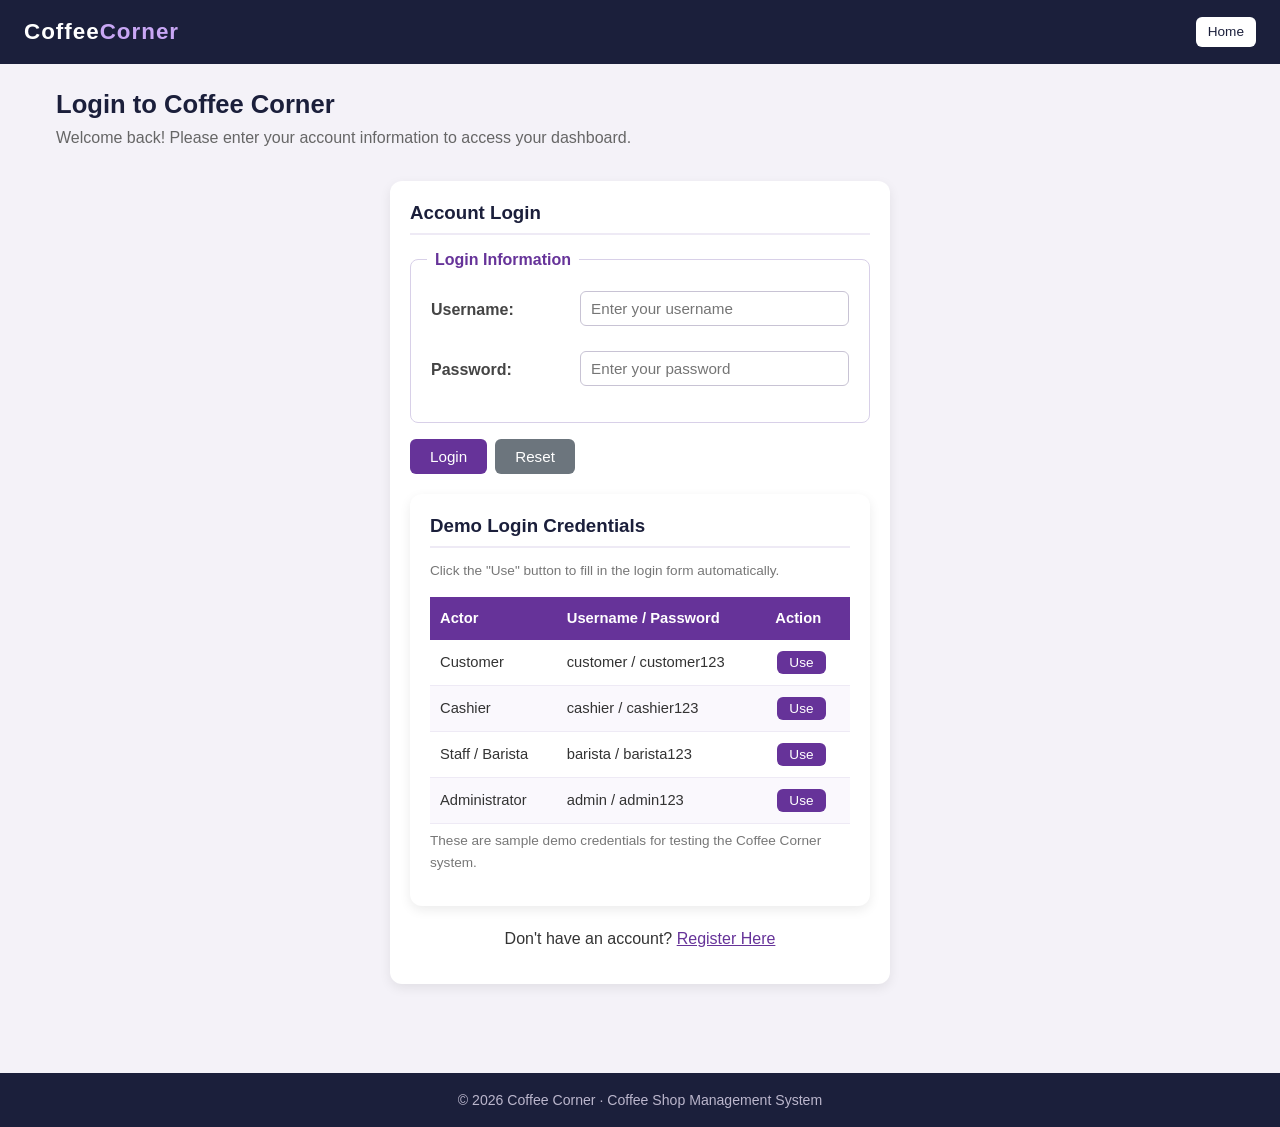
<file: customer.html>
<!DOCTYPE html>
<html lang="en-US">

<head>
    <meta charset="UTF-8">
    <meta name="viewport" content="width=device-width, initial-scale=1.0">
    <meta name="description" content="Coffee Corner - Customer Dashboard">

    <title>Customer Dashboard | Coffee Corner</title>

    <link rel="stylesheet" href="css/style.css">
</head>

<body>

    <!-- ============ HEADER ============ -->
    <header class="header">

        <a href="index.html" class="logo">
            Coffee<span>Corner</span>
        </a>

        <div class="user-info">

            <span class="badge customer">Customer</span>

            <span id="welcomeUser">Welcome, Customer</span>

            <a href="index.html" class="btn btn-small btn-light">
                Home
            </a>

            <a href="#" class="btn btn-small" onclick="logout(); return false;">
                Logout
            </a>

        </div>

    </header>


    <!-- ============ NAVIGATION ============ -->
    <nav class="topnav">

        <button type="button" id="nav-builder" onclick="showSection('builder')">
            Custom Coffee Builder
        </button>

        <button type="button" id="nav-favorites" onclick="showSection('favorites')">
            Favorite Items
        </button>

        <button type="button" id="nav-token" onclick="showSection('token')">
            Order Token
        </button>

        <button type="button" id="nav-history" onclick="showSection('history')">
            Order History
        </button>

        <button type="button" id="nav-review" onclick="showSection('review')">
            Customer Review
        </button>

    </nav>


    <!-- ============ MAIN CONTAINER ============ -->
    <main class="container">


        <!-- ============ CUSTOM COFFEE BUILDER ============ -->
        <section id="builder" class="page-section">

            <h2 class="page-title">Custom Coffee Builder</h2>

            <p class="page-subtitle">
                Customize your coffee by selecting coffee type,
                size, milk type and sugar level.
            </p>

            <div id="builderMessage" class="message"></div>

            <div class="row">

                <!-- COFFEE CUSTOMIZATION FORM -->
                <div class="col card">

                    <h3>Customize Your Coffee</h3>

                    <form id="coffeeForm" onsubmit="return placeCustomOrder()">

                        <fieldset>

                            <legend>Coffee Customization</legend>

                            <table class="form-table">

                                <tr>
                                    <td>
                                        <label for="coffee">Coffee Type:</label>
                                    </td>

                                    <td>
                                        <select id="coffee" required>
                                            <option value="">-- Select Coffee --</option>
                                        </select>

                                        <span id="coffeeError" class="error"></span>
                                    </td>
                                </tr>

                                <tr>
                                    <td>
                                        <label for="size">Coffee Size:</label>
                                    </td>

                                    <td>
                                        <select id="size" required>

                                            <option value="">-- Select Size --</option>
                                            <option value="Small">Small</option>
                                            <option value="Medium">Medium</option>
                                            <option value="Large">Large</option>

                                        </select>

                                        <span id="sizeError" class="error"></span>
                                    </td>
                                </tr>

                                <tr>
                                    <td>
                                        <label for="milk">Milk Type:</label>
                                    </td>

                                    <td>
                                        <select id="milk" required>

                                            <option value="">-- Select Milk Type --</option>

                                            <option value="Regular Milk">Regular Milk</option>
                                            <option value="Low Fat Milk">Low Fat Milk</option>
                                            <option value="Soy Milk">Soy Milk</option>
                                            <option value="Almond Milk">Almond Milk</option>
                                            <option value="No Milk">No Milk</option>

                                        </select>

                                        <span id="milkError" class="error"></span>
                                    </td>
                                </tr>

                                <tr>
                                    <td>
                                        <label for="sugar">Sugar Level:</label>
                                    </td>

                                    <td>
                                        <select id="sugar" required>

                                            <option value="">-- Select Sugar Level --</option>

                                            <option value="No Sugar">No Sugar</option>
                                            <option value="Low Sugar">Low Sugar</option>
                                            <option value="Normal Sugar">Normal Sugar</option>
                                            <option value="Extra Sugar">Extra Sugar</option>

                                        </select>

                                        <span id="sugarError" class="error"></span>
                                    </td>
                                </tr>

                                <tr>
                                    <td>
                                        <label for="quantity">Quantity:</label>
                                    </td>

                                    <td>
                                        <input type="number" id="quantity" min="1" max="20" value="1" required>

                                        <span id="quantityError" class="error"></span>
                                    </td>
                                </tr>

                            </table>

                        </fieldset>


                        <!-- PRICE SUMMARY -->
                        <div class="price-summary">

                            <h3>Price Summary</h3>

                            <p>
                                Estimated Total Price:
                                <strong id="estimatedPrice">৳ 0.00</strong>
                            </p>

                        </div>


                        <button type="button" class="btn" onclick="calculateCustomPrice()">
                            Calculate Price
                        </button>

                        <input type="submit" class="btn" value="Place Order">

                        <button type="button" class="btn btn-secondary" onclick="resetCoffeeForm()">
                            Reset
                        </button>

                    </form>

                </div>


                <!-- CUSTOMIZATION INFORMATION -->
                <div class="col card">

                    <h3>Customization Information</h3>

                    <ul>
                        <li>Select your preferred coffee type.</li>
                        <li>Choose Small, Medium or Large size.</li>
                        <li>Select your preferred milk type.</li>
                        <li>Choose your desired sugar level.</li>
                        <li>Enter the required quantity.</li>
                        <li>Check the estimated price before ordering.</li>
                    </ul>

                    <p class="hint">
                        Click the Calculate Price button to calculate
                        your customized coffee price.
                    </p>

                </div>

            </div>

        </section>



        <!-- ============ FAVORITE ITEMS ============ -->
        <section id="favorites" class="page-section">

            <h2 class="page-title">Favorite Coffee Items</h2>

            <p class="page-subtitle">
                Save your favorite coffee items for easy access
                in the future.
            </p>

            <div id="favoriteMessage" class="message"></div>


            <!-- ADD FAVORITE FORM -->
            <div class="card">

                <h3>Add Favorite Item</h3>

                <form id="favoriteForm" onsubmit="return addFavoriteItem()">

                    <fieldset>

                        <legend>Favorite Item Information</legend>

                        <table class="form-table">

                            <tr>
                                <td>
                                    <label for="favoriteItem">
                                        Select Coffee Item:
                                    </label>
                                </td>

                                <td>
                                    <select id="favoriteItem" required>

                                        <option value="">
                                            -- Select Coffee --
                                        </option>

                                    </select>
                                </td>
                            </tr>

                        </table>

                    </fieldset>

                    <input type="submit" class="btn" value="Add to Favorites">

                    <button type="reset" class="btn btn-secondary">
                        Reset
                    </button>

                </form>

            </div>


            <!-- FAVORITE ITEMS TABLE -->
            <div class="card">

                <h3>My Favorite Items</h3>

                <div class="table-wrapper">

                    <table class="data-table">

                        <thead>
                            <tr>
                                <th>Favorite ID</th>
                                <th>Coffee Name</th>
                                <th>Category</th>
                                <th>Price</th>
                                <th>Action</th>
                            </tr>
                        </thead>

                        <tbody id="favoriteTableBody"></tbody>

                    </table>

                </div>

            </div>

        </section>



        <!-- ============ ORDER TOKEN & TRACKING ============ -->
        <section id="token" class="page-section">

            <h2 class="page-title">Order Token & Tracking</h2>

            <p class="page-subtitle">
                Track your coffee order using your unique order token.
            </p>

            <div id="tokenMessage" class="message"></div>


            <!-- TOKEN SEARCH FORM -->
            <div class="card">

                <h3>Search Your Order</h3>

                <form id="tokenForm" onsubmit="return searchOrderToken()">

                    <fieldset>

                        <legend>Order Tracking Information</legend>

                        <table class="form-table">

                            <tr>
                                <td>
                                    <label for="tokenNo">Order Token:</label>
                                </td>

                                <td>
                                    <input type="text" id="tokenNo" placeholder="Enter your order token" required>
                                </td>
                            </tr>

                        </table>

                    </fieldset>

                    <input type="submit" class="btn" value="Track Order">

                    <button type="reset" class="btn btn-secondary">
                        Reset
                    </button>

                </form>

            </div>


            <!-- ORDER TRACKING RESULT -->
            <div class="card">

                <h3>Order Tracking Result</h3>

                <div class="table-wrapper">

                    <table class="data-table">

                        <thead>
                            <tr>
                                <th>Token No.</th>
                                <th>Coffee Item</th>
                                <th>Order Date</th>
                                <th>Total Amount</th>
                                <th>Order Status</th>
                                <th>Estimated Waiting Time</th>
                            </tr>
                        </thead>

                        <tbody id="tokenTableBody"></tbody>

                    </table>

                </div>

            </div>

        </section>



        <!-- ============ ORDER HISTORY ============ -->
        <section id="history" class="page-section">

            <h2 class="page-title">
                Order History & Spending Summary
            </h2>

            <p class="page-subtitle">
                View your previous orders, payment status
                and total spending information.
            </p>


            <!-- ORDER SUMMARY -->
            <div class="stats-grid">

                <div class="stat-card">
                    <div class="stat-number" id="totalOrders">0</div>
                    <div class="stat-label">Total Orders</div>
                </div>

                <div class="stat-card">
                    <div class="stat-number" id="totalSpending">৳ 0</div>
                    <div class="stat-label">Total Spending</div>
                </div>

                <div class="stat-card">
                    <div class="stat-number" id="completedOrders">0</div>
                    <div class="stat-label">Completed Orders</div>
                </div>

                <div class="stat-card">
                    <div class="stat-number" id="pendingOrders">0</div>
                    <div class="stat-label">Pending Orders</div>
                </div>

            </div>


            <!-- ORDER HISTORY TABLE -->
            <div class="card">

                <h3>My Previous Orders</h3>

                <div class="table-wrapper">

                    <table class="data-table">

                        <thead>
                            <tr>
                                <th>Order ID</th>
                                <th>Token No.</th>
                                <th>Order Items</th>
                                <th>Order Date</th>
                                <th>Total Amount</th>
                                <th>Payment Status</th>
                                <th>Order Status</th>
                            </tr>
                        </thead>

                        <tbody id="historyTableBody"></tbody>

                    </table>

                </div>

            </div>

        </section>



        <!-- ============ CUSTOMER REVIEW ============ -->
        <section id="review" class="page-section">

            <h2 class="page-title">Customer Review & Rating</h2>

            <p class="page-subtitle">
                Share your experience with Coffee Corner.
                Your feedback helps us improve our service.
            </p>

            <div id="reviewMessage" class="message" role="alert"></div>


            <!-- REVIEW FORM -->
            <div class="card">

                <h3>Write Your Review</h3>

                <form id="reviewForm" action="#" method="post" novalidate onsubmit="return saveReview()">

                    <fieldset>

                        <legend>Review Information</legend>

                        <div class="form-grid">

                            <!-- RATING -->
                            <div class="form-group">

                                <label for="reviewRating">
                                    Rating:
                                </label>

                                <select id="reviewRating" required>

                                    <option value="">
                                        -- Select Rating --
                                    </option>

                                    <option value="5">
                                        5 - Excellent
                                    </option>

                                    <option value="4">
                                        4 - Good
                                    </option>

                                    <option value="3">
                                        3 - Okay
                                    </option>

                                    <option value="2">
                                        2 - Poor
                                    </option>

                                    <option value="1">
                                        1 - Bad
                                    </option>

                                </select>

                                <span id="reviewRatingError" class="error"></span>

                            </div>


                            <!-- REVIEW TEXT -->
                            <div class="form-group">

                                <label for="reviewText">
                                    Your Review:
                                </label>

                                <textarea id="reviewText" maxlength="200" rows="5"
                                    placeholder="Write your experience here (at least 10 characters)..."
                                    oninput="countReview()" required></textarea>

                                <span class="hint" id="reviewCounter">0 / 200</span>

                                <span id="reviewTextError" class="error"></span>

                            </div>

                        </div>

                    </fieldset>


                    <button type="submit" class="btn">
                        Submit Review
                    </button>

                    <button type="reset" class="btn btn-secondary"
                        onclick="clearMessage('reviewMessage'); clearErrors(); countReview();">
                        Reset
                    </button>

                </form>

            </div>


            <!-- REVIEW INFORMATION -->
            <div class="card">

                <h3>Review Guidelines</h3>

                <ul>
                    <li>Select a rating from 1 to 5.</li>
                    <li>Write at least 10 characters.</li>
                    <li>Maximum review length is 200 characters.</li>
                    <li>Please provide honest and respectful feedback.</li>
                    <li>The administrator can view and manage customer reviews.</li>
                </ul>

            </div>

        </section>


    </main>


    <!-- ============ FOOTER ============ -->
    <footer class="footer">

        &copy; 2026 Coffee Corner &middot;
        Coffee Shop Management System

    </footer>


    <!-- ============ JAVASCRIPT FILES ============ -->
    <script src="js/data.js"></script>
    <script src="js/common.js"></script>
    <script src="js/customer.js"></script>

</body>

</html>
</file>
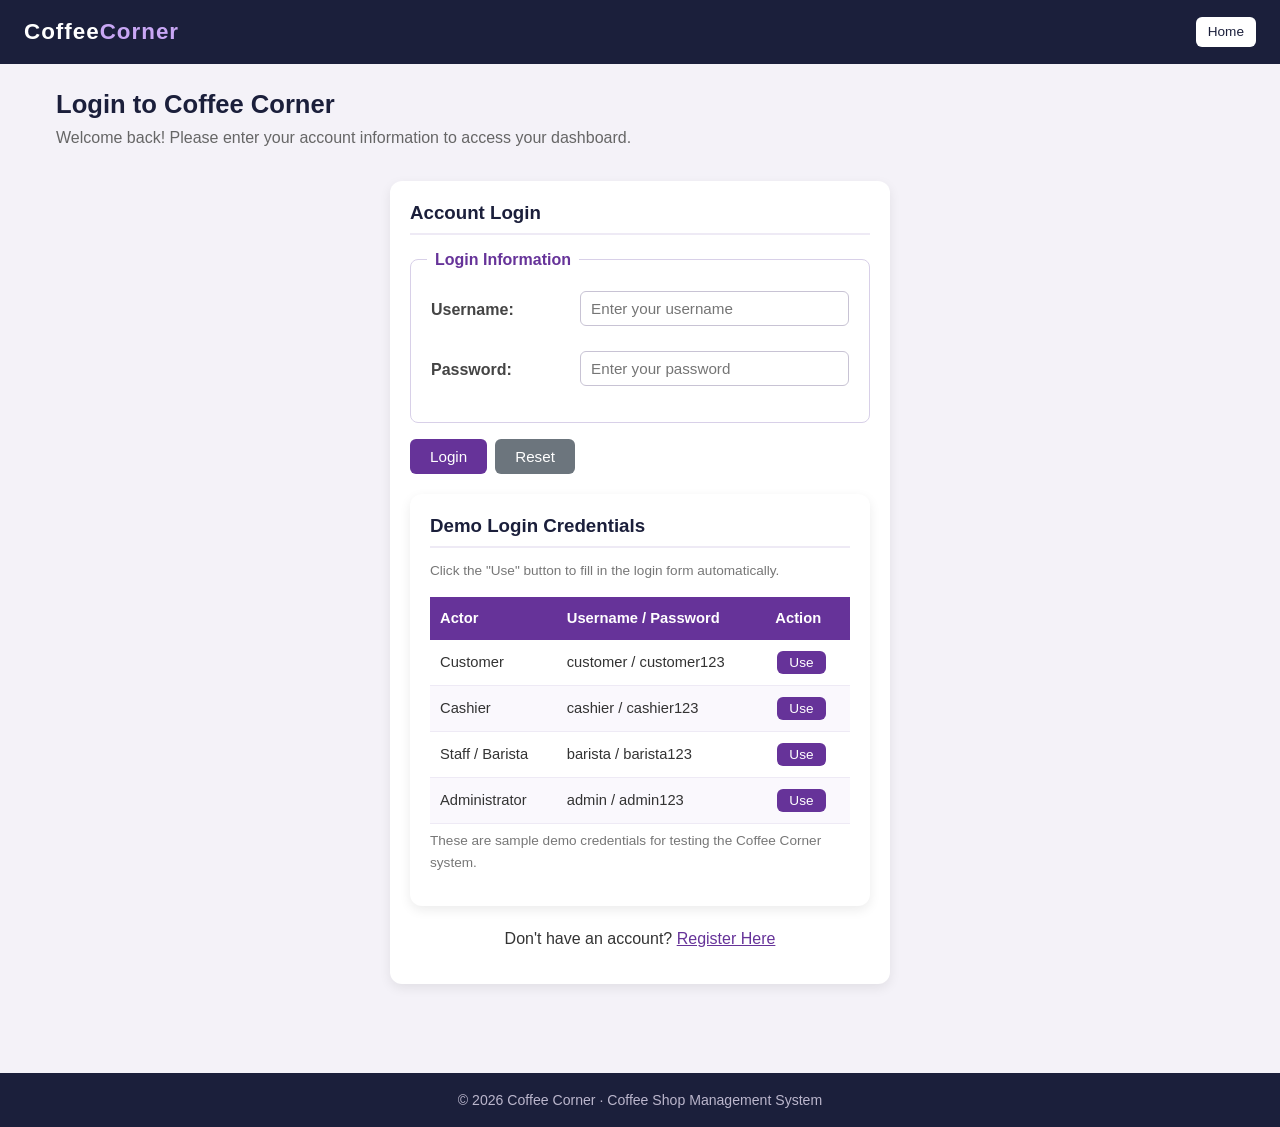
<file: login.html>
<!DOCTYPE html>
<html lang="en-US">

<head>
    <meta charset="UTF-8">
    <meta name="viewport" content="width=device-width, initial-scale=1.0">
    <meta name="description" content="Login to Coffee Corner Management System">
    <title>Login | Coffee Corner</title>

    <link rel="stylesheet" href="css/style.css">
</head>

<body>

    <!-- ============ HEADER ============ -->
    <header class="header">

        <a href="index.html" class="logo">
            Coffee<span>Corner</span>
        </a>

        <nav>
            <a href="index.html" class="btn btn-small btn-light">
                Home
            </a>
        </nav>

    </header>


    <!-- ============ MAIN CONTAINER ============ -->
    <main class="container">

        <section class="page-section active">

            <h2 class="page-title">Login to Coffee Corner</h2>

            <p class="page-subtitle">
                Welcome back! Please enter your account information
                to access your dashboard.
            </p>


            <!-- ============ LOGIN FORM ============ -->
            <div class="card" style="max-width: 500px; margin: 30px auto;">

                <h3>Account Login</h3>

                <div id="loginMessage" class="message"></div>

                <form id="loginForm" onsubmit="return loginUser()">

                    <fieldset>

                        <legend>Login Information</legend>

                        <table class="form-table">

                            <tr>
                                <td>
                                    <label for="username">Username:</label>
                                </td>

                                <td>
                                    <input type="text"
                                        id="username"
                                        name="username"
                                        placeholder="Enter your username"
                                        autocomplete="username"
                                        required>

                                    <span class="error" id="usernameError"></span>
                                </td>
                            </tr>


                            <tr>
                                <td>
                                    <label for="password">Password:</label>
                                </td>

                                <td>
                                    <input type="password"
                                        id="password"
                                        name="password"
                                        placeholder="Enter your password"
                                        autocomplete="current-password"
                                        required>

                                    <span class="error" id="passwordError"></span>
                                </td>
                            </tr>

                        </table>

                    </fieldset>


                    <!-- LOGIN BUTTONS -->
                    <div class="form-actions">

                        <input type="submit" class="btn" value="Login">

                        <button type="reset"
                            class="btn btn-secondary"
                            onclick="clearLoginMessage()">
                            Reset
                        </button>

                    </div>

                </form>


                <!-- ============ DEMO LOGIN CREDENTIALS ============ -->
                <div class="card" style="margin-top: 20px;">

                    <h3>Demo Login Credentials</h3>

                    <p class="hint">
                        Click the "Use" button to fill in the login form automatically.
                    </p>

                    <div class="table-wrapper">

                        <table class="data-table">

                            <thead>
                                <tr>
                                    <th>Actor</th>
                                    <th>Username / Password</th>
                                    <th>Action</th>
                                </tr>
                            </thead>

                            <tbody>

                                <!-- CUSTOMER -->
                                <tr>
                                    <td>Customer</td>

                                    <td>
                                        customer / customer123
                                    </td>

                                    <td>
                                        <button type="button"
                                            class="btn btn-small"
                                            onclick="fillDemo('customer', 'customer123')">
                                            Use
                                        </button>
                                    </td>
                                </tr>


                                <!-- CASHIER -->
                                <tr>
                                    <td>Cashier</td>

                                    <td>
                                        cashier / cashier123
                                    </td>

                                    <td>
                                        <button type="button"
                                            class="btn btn-small"
                                            onclick="fillDemo('cashier', 'cashier123')">
                                            Use
                                        </button>
                                    </td>
                                </tr>


                                <!-- STAFF / BARISTA -->
                                <tr>
                                    <td>Staff / Barista</td>

                                    <td>
                                        barista / barista123
                                    </td>

                                    <td>
                                        <button type="button"
                                            class="btn btn-small"
                                            onclick="fillDemo('barista', 'barista123')">
                                            Use
                                        </button>
                                    </td>
                                </tr>


                                <!-- ADMINISTRATOR -->
                                <tr>
                                    <td>Administrator</td>

                                    <td>
                                        admin / admin123
                                    </td>

                                    <td>
                                        <button type="button"
                                            class="btn btn-small"
                                            onclick="fillDemo('admin', 'admin123')">
                                            Use
                                        </button>
                                    </td>
                                </tr>

                            </tbody>

                        </table>

                    </div>

                    <p class="hint">
                        These are sample demo credentials for testing the Coffee Corner system.
                    </p>

                </div>


                <!-- REGISTER LINK -->
                <p style="text-align: center; margin-top: 20px;">

                    Don't have an account?

                    <a href="register.html">
                        Register Here
                    </a>

                </p>

            </div>

        </section>

    </main>


    <!-- ============ FOOTER ============ -->
    <footer class="footer">

        &copy; 2026 Coffee Corner &middot;
        Coffee Shop Management System

    </footer>


    <!-- ============ JAVASCRIPT FILES ============ -->
    <script src="js/data.js"></script>
    <script src="js/common.js"></script>
    <script src="js/login.js"></script>

</body>

</html>
</file>
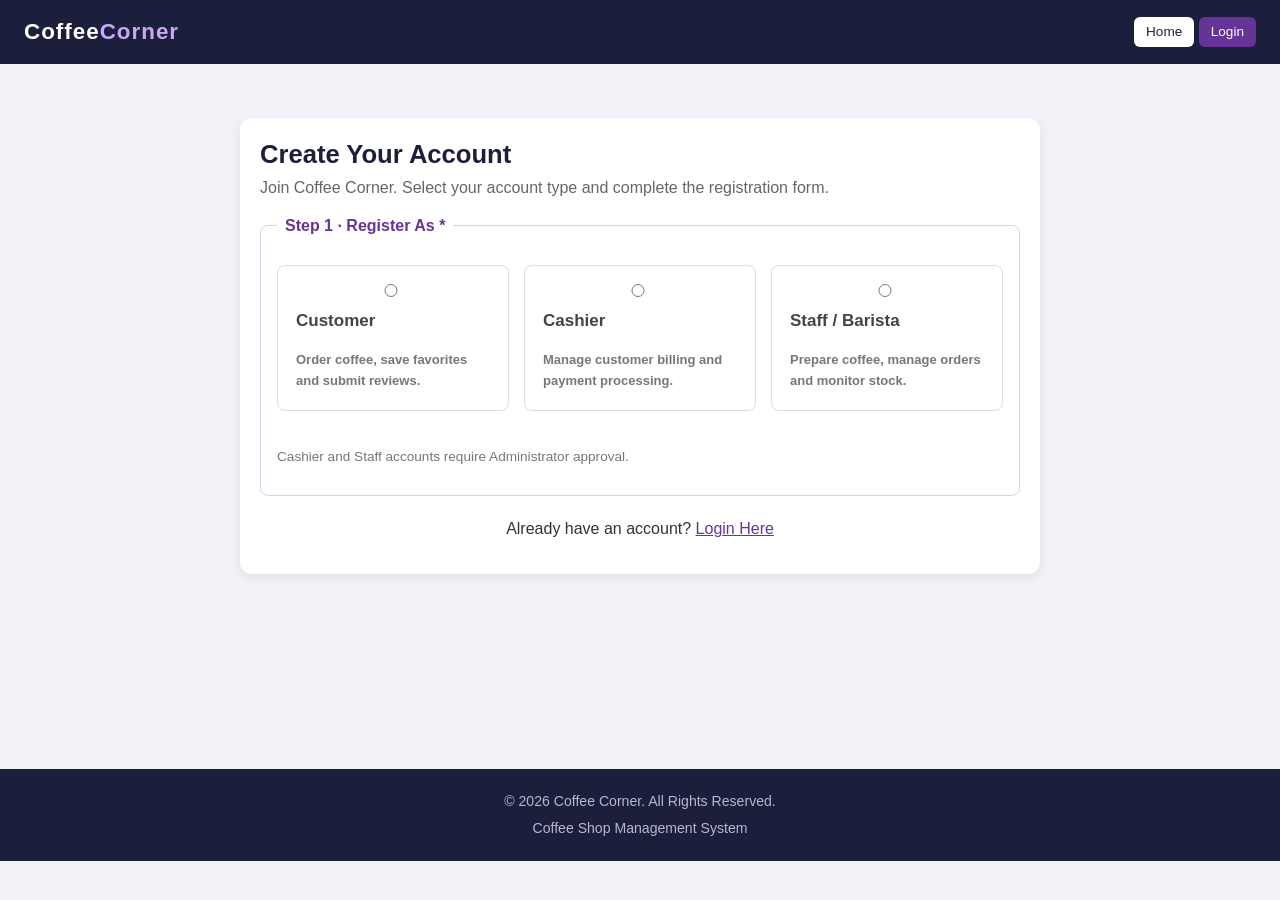
<file: register.html>
<!DOCTYPE html>
<html lang="en-US">

<head>
    <meta charset="UTF-8">
    <meta name="viewport" content="width=device-width, initial-scale=1.0">
    <meta name="description" content="Register for Coffee Corner">
    <title>Register | Coffee Corner</title>

    <link rel="stylesheet" href="css/style.css">

    

</head>

<body>

    <!-- HEADER -->

    <header class="header">

        <a href="index.html" class="logo">
            Coffee<span>Corner</span>
        </a>

        <nav>

            <a href="index.html" class="btn btn-small btn-light">
                Home
            </a>

            <a href="login.html" class="btn btn-small">
                Login
            </a>

        </nav>

    </header>


    <!-- MAIN CONTAINER -->

    <main class="container">

        <section class="page-section active">

            <div class="card" style="max-width: 800px; margin: 30px auto;">

                <h2 class="page-title">
                    Create Your Account
                </h2>

                <p class="page-subtitle">
                    Join Coffee Corner. Select your account type
                    and complete the registration form.
                </p>


                <div id="registerMessage" class="message" aria-live="polite">
                </div>


                <form id="registerForm" onsubmit="return registerAccount()" novalidate>


                    <!-- STEP 1: SELECT USER TYPE -->

                    <fieldset>

                        <legend>
                            Step 1 · Register As *
                        </legend>

                        <div class="type-grid">


                            <!-- CUSTOMER -->

                            <label class="type-option" for="typeCustomer">

                                <input type="radio" id="typeCustomer" name="userType" value="Customer"
                                    onchange="showTypeFields()">

                                <strong>Customer</strong>

                                <span class="hint">
                                    Order coffee, save favorites
                                    and submit reviews.
                                </span>

                            </label>


                            <!-- CASHIER -->

                            <label class="type-option" for="typeCashier">

                                <input type="radio" id="typeCashier" name="userType" value="Cashier"
                                    onchange="showTypeFields()">

                                <strong>Cashier</strong>

                                <span class="hint">
                                    Manage customer billing
                                    and payment processing.
                                </span>

                            </label>


                            <!-- STAFF / BARISTA -->

                            <label class="type-option" for="typeStaff">

                                <input type="radio" id="typeStaff" name="userType" value="Staff"
                                    onchange="showTypeFields()">

                                <strong>Staff / Barista</strong>

                                <span class="hint">
                                    Prepare coffee, manage orders
                                    and monitor stock.
                                </span>

                            </label>

                        </div>

                        <span class="error" id="userTypeError"></span>

                        <p class="hint">
                            Cashier and Staff accounts require
                            Administrator approval.
                        </p>

                    </fieldset>



                    <!-- FORM BODY -->

                    <div id="formBody" class="form-body">


                        <!-- STEP 2: COMMON INFORMATION -->

                        <fieldset>

                            <legend>
                                Step 2 · Personal Information
                            </legend>

                            <table class="form-table">

                                <tr>

                                    <td>
                                        <label for="fullName">
                                            Full Name: *
                                        </label>
                                    </td>

                                    <td>

                                        <input type="text" id="fullName" name="fullName"
                                            placeholder="Enter your full name" autocomplete="name">

                                        <span class="error" id="fullNameError">
                                        </span>

                                    </td>

                                </tr>


                                <tr>

                                    <td>
                                        <label for="email">
                                            Email Address: *
                                        </label>
                                    </td>

                                    <td>

                                        <input type="email" id="email" name="email" placeholder="Enter your email"
                                            autocomplete="email">

                                        <span class="error" id="emailError">
                                        </span>

                                    </td>

                                </tr>


                                <tr>

                                    <td>
                                        <label for="phone">
                                            Phone Number: *
                                        </label>
                                    </td>

                                    <td>

                                        <input type="tel" id="phone" name="phone" placeholder="01XXXXXXXXX"
                                            autocomplete="tel">

                                        <span class="error" id="phoneError">
                                        </span>

                                    </td>

                                </tr>


                                <tr>

                                    <td>
                                        <label for="address">
                                            Address: *
                                        </label>
                                    </td>

                                    <td>

                                        <textarea id="address" name="address" rows="3" placeholder="Enter your address"
                                            autocomplete="street-address"></textarea>

                                        <span class="error" id="addressError">
                                        </span>

                                    </td>

                                </tr>

                            </table>

                        </fieldset>



                        <!-- STEP 3A: CUSTOMER DETAILS -->

                        <fieldset id="customerFields" class="type-fields" disabled>

                            <legend>
                                Step 3 · Customer Details
                            </legend>

                            <table class="form-table">

                                <tr>

                                    <td>
                                        <label for="preferredOrder">
                                            Preferred Order Type: *
                                        </label>
                                    </td>

                                    <td>

                                        <select id="preferredOrder">

                                            <option value="">
                                                -- Select Order Type --
                                            </option>

                                            <option value="Dine-in">
                                                Dine-in
                                            </option>

                                            <option value="Takeaway">
                                                Takeaway
                                            </option>

                                        </select>

                                        <span class="error" id="preferredOrderError">
                                        </span>

                                    </td>

                                </tr>


                                <tr>

                                    <td>
                                        <label for="favoriteCoffee">
                                            Favourite Coffee:
                                        </label>
                                    </td>

                                    <td>

                                        <select id="favoriteCoffee">

                                            <option value="">
                                                -- Select Coffee --
                                            </option>

                                            <option value="Espresso">
                                                Espresso
                                            </option>

                                            <option value="Cappuccino">
                                                Cappuccino
                                            </option>

                                            <option value="Latte">
                                                Latte
                                            </option>

                                            <option value="Americano">
                                                Americano
                                            </option>

                                            <option value="Mocha">
                                                Mocha
                                            </option>

                                            <option value="Iced Coffee">
                                                Iced Coffee
                                            </option>

                                        </select>

                                    </td>

                                </tr>

                            </table>

                        </fieldset>



                        <!-- STEP 3B: CASHIER DETAILS -->

                        <fieldset id="cashierFields" class="type-fields" disabled>

                            <legend>
                                Step 3 · Cashier Details
                            </legend>

                            <table class="form-table">

                                <tr>

                                    <td>
                                        <label for="cashierExperience">
                                            Experience (Years): *
                                        </label>
                                    </td>

                                    <td>

                                        <input type="number" id="cashierExperience" min="0" max="40"
                                            placeholder="0 - 40">

                                        <span class="error" id="cashierExperienceError">
                                        </span>

                                    </td>

                                </tr>


                                <tr>

                                    <td>
                                        Preferred Shift: *
                                    </td>

                                    <td>

                                        <input type="radio" id="cashierMorning" name="cashierShift" value="Morning">

                                        <label for="cashierMorning" class="option-label">
                                            Morning
                                        </label>


                                        <input type="radio" id="cashierEvening" name="cashierShift" value="Evening">

                                        <label for="cashierEvening" class="option-label">
                                            Evening
                                        </label>


                                        <input type="radio" id="cashierFlexible" name="cashierShift" value="Flexible">

                                        <label for="cashierFlexible" class="option-label">
                                            Flexible
                                        </label>

                                        <span class="error" id="cashierShiftError">
                                        </span>

                                    </td>

                                </tr>

                            </table>

                            <p class="hint">
                                Your cashier application will be
                                reviewed by the Administrator.
                            </p>

                        </fieldset>



                        <!-- STEP 3C: BARISTA / STAFF DETAILS -->

                        <fieldset id="baristaFields" class="type-fields" disabled>

                            <legend>
                                Step 3 · Staff / Barista Details
                            </legend>

                            <table class="form-table">

                                <tr>

                                    <td>
                                        <label for="baristaExperience">
                                            Experience (Years): *
                                        </label>
                                    </td>

                                    <td>

                                        <input type="number" id="baristaExperience" min="0" max="40"
                                            placeholder="0 - 40">

                                        <span class="error" id="baristaExperienceError">
                                        </span>

                                    </td>

                                </tr>


                                <tr>

                                    <td>
                                        Preferred Shift: *
                                    </td>

                                    <td>

                                        <input type="radio" id="baristaMorning" name="baristaShift" value="Morning">

                                        <label for="baristaMorning" class="option-label">
                                            Morning
                                        </label>


                                        <input type="radio" id="baristaEvening" name="baristaShift" value="Evening">

                                        <label for="baristaEvening" class="option-label">
                                            Evening
                                        </label>


                                        <input type="radio" id="baristaFlexible" name="baristaShift" value="Flexible">

                                        <label for="baristaFlexible" class="option-label">
                                            Flexible
                                        </label>

                                        <span class="error" id="baristaShiftError">
                                        </span>

                                    </td>

                                </tr>


                                <tr>

                                    <td>
                                        Skills:
                                    </td>

                                    <td>

                                        <input type="checkbox" id="skillEspresso" name="baristaSkills"
                                            value="Espresso Making">

                                        <label for="skillEspresso" class="option-label">
                                            Espresso Making
                                        </label>

                                        <br>

                                        <input type="checkbox" id="skillLatte" name="baristaSkills" value="Latte Art">

                                        <label for="skillLatte" class="option-label">
                                            Latte Art
                                        </label>

                                        <br>

                                        <input type="checkbox" id="skillBrewing" name="baristaSkills"
                                            value="Coffee Brewing">

                                        <label for="skillBrewing" class="option-label">
                                            Coffee Brewing
                                        </label>

                                        <br>

                                        <input type="checkbox" id="skillMachine" name="baristaSkills"
                                            value="Machine Operation">

                                        <label for="skillMachine" class="option-label">
                                            Machine Operation
                                        </label>

                                    </td>

                                </tr>

                            </table>

                            <p class="hint">
                                Your Staff / Barista application
                                requires Administrator approval.
                            </p>

                        </fieldset>



                        <!-- STEP 4: ACCOUNT INFORMATION -->

                        <fieldset>

                            <legend>
                                Step 4 · Account Information
                            </legend>

                            <table class="form-table">

                                <tr>

                                    <td>
                                        <label for="newUsername">
                                            Username: *
                                        </label>
                                    </td>

                                    <td>

                                        <input type="text" id="newUsername" name="username"
                                            placeholder="Choose a username" autocomplete="username">

                                        <span class="error" id="usernameError">
                                        </span>

                                    </td>

                                </tr>


                                <tr>

                                    <td>
                                        <label for="newPassword">
                                            Password: *
                                        </label>
                                    </td>

                                    <td>

                                        <input type="password" id="newPassword" name="password"
                                            placeholder="At least 6 characters" autocomplete="new-password">

                                        <span class="error" id="passwordError">
                                        </span>

                                    </td>

                                </tr>


                                <tr>

                                    <td>
                                        <label for="confirmPassword">
                                            Confirm Password: *
                                        </label>
                                    </td>

                                    <td>

                                        <input type="password" id="confirmPassword" name="confirmPassword"
                                            placeholder="Enter password again" autocomplete="new-password">

                                        <span class="error" id="confirmPasswordError">
                                        </span>

                                    </td>

                                </tr>

                            </table>

                        </fieldset>



                        <!-- TERMS AND CONDITIONS -->

                        <p>

                            <input type="checkbox" id="terms" name="terms" onchange="toggleRegisterButton()">

                            <label for="terms" class="option-label">
                                I agree to the Coffee Corner rules and terms *
                            </label>

                            <span class="error" id="termsError"></span>

                        </p>



                        <!-- REGISTRATION BUTTONS -->

                        <div class="form-buttons">

                            <input type="submit" id="registerButton" class="btn" value="Create Account" disabled>

                            <button type="button" class="btn btn-secondary" onclick="resetRegisterForm()">

                                Start Again

                            </button>

                        </div>

                    </div>

                </form>


                <p class="auth-switch" style="text-align:center; margin-top:20px;">

                    Already have an account?

                    <a href="login.html">
                        Login Here
                    </a>

                </p>

            </div>

        </section>

    </main>



    <!-- FOOTER -->

    <footer class="footer">

        <p>
            &copy; 2026 Coffee Corner. All Rights Reserved.
        </p>

        <p>
            Coffee Shop Management System
        </p>

    </footer>



    <!-- JAVASCRIPT FILES -->

    <script src="js/data.js"></script>
    <script src="js/common.js"></script>
    <script src="js/register.js"></script>

</body>

</html>
</file>
<file: css/style.css>
/* =====================================================================
   COFFEE CORNER - style.css  (reviewed and corrected version)
   Follows the BookNest style sheet approach (purple theme, sticky nav,
   rounded cards, auto-fit grids). All Coffee Corner class names are
   kept, so the existing HTML and JavaScript work without any change.

   FIXES IN THIS VERSION
   1. .logo stays white on hover (it was being overridden by the
      .header a:not(.btn):hover rule).
   2. A disabled .btn stays grey on hover for every variant
      (.btn-danger, .btn-success, ... used to turn coloured again).
   3. .message.error now has the same text size as the other messages,
      and an empty .message no longer shows as an empty coloured bar.
   4. .col / .col-wide / .row > .card no longer overflow on 320px phones.
   5. More input types are styled (search, url, datetime-local, ...)
      and every field has max-width: 100%.
   6. Badge aliases added: .badge.administrator, .badge.barista.
   7. Rules that existed in the old CSS but were missing here are added
      back: .role-grid, .bar-* chart, min-width: 0, 480px adjustments.
   8. prefers-reduced-motion is respected.
   ===================================================================== */


/* ==================== 1. RESET AND PAGE DEFAULTS ==================== */

* {
    margin: 0;
    padding: 0;
    box-sizing: border-box;
}

html {
    scroll-behavior: smooth;
}

body {
    font-family: "Segoe UI", Arial, sans-serif;
    font-size: 16px;
    line-height: 1.6;
    color: #333333;
    background-color: #F4F2F8;
}

h1,
h2,
h3 {
    line-height: 1.3;
    color: #1B1F3B;
}

/* Normal links keep the default underline (like the BookNest sheet) */
a {
    color: #663399;
}

a:hover {
    color: #8E6CC8;
}

button,
input,
select,
textarea {
    font-family: inherit;
    font-size: 0.95rem;
}

button {
    cursor: pointer;
}

img {
    max-width: 100%;
}



.form-body,
.type-fields {
    display: none;
}

.form-body.active,
.type-fields.active {
    display: block;
}

.type-grid {
    display: grid;
    grid-template-columns: repeat(auto-fit, minmax(180px, 1fr));
    gap: 15px;
    margin: 15px 0;
}

.type-option {
    display: flex;
    flex-direction: column;
    gap: 10px;
    padding: 18px;
    border: 1px solid #ddd;
    border-radius: 8px;
    cursor: pointer;
    background: #fff;
}

.type-option:has(input:checked) {
    border: 2px solid #8b5e3c;
    background: #faf4ef;
}

.type-option input {
    width: auto;
}

.type-option strong {
    font-size: 17px;
}

.type-option .hint {
    font-size: 13px;
}

.form-buttons {
    display: flex;
    gap: 10px;
    flex-wrap: wrap;
    margin-top: 20px;
}

#registerButton:disabled {
    opacity: 0.5;
    cursor: not-allowed;
}














.header {
    background-color: #1B1F3B;
    color: white;
    padding: 14px 24px;
    display: flex;
    justify-content: space-between;
    align-items: center;
    flex-wrap: wrap;
    gap: 10px;
}

.logo {
    font-size: 1.4rem;
    font-weight: bold;
    color: white;
    text-decoration: none;
    letter-spacing: 1px;
}

.logo span {
    color: #C9A7F5;
}

.user-info {
    display: flex;
    align-items: center;
    flex-wrap: wrap;
    gap: 12px;
    font-size: 0.95rem;
    color: white;
}

.header a:not(.btn) {
    color: white;
    text-decoration: none;
}

.header a:not(.btn):hover {
    color: #C9A7F5;
}

/* FIX 1: must come AFTER the rule above, otherwise it never applies */
.header a.logo:hover {
    color: white;
}


/* ==================== 3. NAVIGATION ==================== */

.topnav {
    position: sticky;
    top: 0;
    z-index: 10;
    background-color: #2B2F55;
    padding: 0 16px;
    overflow-x: auto;
    white-space: nowrap;
}

.topnav a,
.topnav button {
    display: inline-block;
    color: #F2F2F2;
    background-color: transparent;
    border: none;
    font-family: inherit;
    font-size: 0.95rem;
    padding: 14px 16px;
    text-decoration: none;
    cursor: pointer;
    border-bottom: 3px solid transparent;
    transition: background-color 0.3s;
}

.topnav a:hover,
.topnav button:hover {
    background-color: #3D4270;
    color: white;
}

.topnav a.active,
.topnav button.active {
    border-bottom: 3px solid #C9A7F5;
    background-color: #3D4270;
    color: white;
}

/* Homepage navigation (inside header) */

.home-nav {
    display: flex;
    align-items: center;
    justify-content: center;
    flex-wrap: wrap;
    gap: 18px;
}

.home-nav>a:not(.btn) {
    color: white;
    font-size: 0.95rem;
    text-decoration: none;
}

.home-nav>a:not(.btn):hover {
    color: #C9A7F5;
}


/* ==================== 4. BUTTONS ==================== */

.btn {
    display: inline-block;
    background-color: #663399;
    color: white;
    border: none;
    padding: 9px 20px;
    border-radius: 6px;
    font-family: inherit;
    font-size: 0.95rem;
    cursor: pointer;
    text-decoration: none;
    transition: background-color 0.3s;
}

.btn:hover {
    background-color: #8E6CC8;
    color: white;
}

.btn:focus {
    outline: 3px solid orange;
}

.btn-secondary {
    background-color: #6C757D;
}

.btn-secondary:hover {
    background-color: #868E96;
}

.btn-success {
    background-color: #2E7D32;
}

.btn-success:hover {
    background-color: #43A047;
}

.btn-danger {
    background-color: #C62828;
}

.btn-danger:hover {
    background-color: #E53935;
}

.btn-light {
    background-color: white;
    color: #1B1F3B;
}

.btn-light:hover {
    background-color: #EEEAF5;
    color: #1B1F3B;
}

.btn-small {
    padding: 4px 12px;
    font-size: 0.85rem;
}

/* FIX 2: disabled rule is placed AFTER all variants and also covers
   :hover, so a disabled button stays grey whatever its colour class is */
.btn:disabled,
.btn:disabled:hover {
    background-color: #BBBBBB;
    color: white;
    cursor: not-allowed;
}

/* azizur */
/* ==================== 5. MAIN CONTAINER ==================== */

.container {
    max-width: 1200px;
    margin: 0 auto;
    padding: 24px 16px;
    min-height: 75vh;
}

/* Section is hidden until it gets the "active" class
   (inline style.display from JavaScript also works).
   NOTE: a .page-section that has neither "active" nor an inline
   display style will NOT be visible. */
.page-section {
    display: none;
    margin-bottom: 35px;
    scroll-margin-top: 70px;
}

.page-section.active {
    display: block;
}

.page-title {
    margin-bottom: 4px;
    font-size: 1.6rem;
}

.page-subtitle {
    color: #666666;
    margin-bottom: 20px;
}

.hint {
    display: block;
    font-size: 0.85rem;
    color: #777777;
    margin-top: 6px;
}

/* Lets flex/grid children shrink instead of overflowing the page */
.container,
.page-section,
.card {
    min-width: 0;
}


/* ==================== 6. CARD DESIGN ==================== */

.card {
    background-color: white;
    border-radius: 12px;
    box-shadow: 0 4px 12px rgba(0, 0, 0, 0.08);
    padding: 20px;
    margin-bottom: 20px;
}

.card h3 {
    margin-bottom: 12px;
    padding-bottom: 8px;
    border-bottom: 2px solid #EEEAF5;
}

.card p {
    margin-bottom: 12px;
}

.card ul {
    padding-left: 22px;
}

.card li {
    margin-bottom: 8px;
}


/* ==================== 7. ROW AND COLUMN ==================== */

.row {
    display: flex;
    flex-wrap: wrap;
    gap: 20px;
}

/* FIX 4: min(300px, 100%) so nothing is wider than a small phone screen */
.col {
    flex: 1;
    min-width: min(300px, 100%);
}

.col-wide {
    flex: 2;
    min-width: min(300px, 100%);
}

.row>.card {
    flex: 1;
    min-width: min(300px, 100%);
}


/* ==================== 8. STATISTICS CARDS ==================== */

.stats-grid {
    display: grid;
    grid-template-columns: repeat(auto-fit, minmax(200px, 1fr));
    gap: 16px;
    margin: 20px 0;
}

.stat-card {
    background-color: white;
    border-radius: 12px;
    padding: 18px;
    box-shadow: 0 4px 12px rgba(0, 0, 0, 0.08);
    border-left: 6px solid #663399;
    transition: transform 0.3s;
}

.stat-card:hover {
    transform: scale(1.03);
}

.stat-number {
    font-size: 2rem;
    font-weight: bold;
    color: #1B1F3B;
    overflow-wrap: anywhere;
}

.stat-label {
    color: #666666;
    font-size: 0.9rem;
}


/* ==================== 9. FORMS ==================== */

fieldset {
    border: 1px solid #D8D0E8;
    border-radius: 8px;
    padding: 12px 16px 16px 16px;
    margin-bottom: 16px;
}

legend {
    font-weight: bold;
    color: #663399;
    padding: 0 8px;
}

.form-table {
    width: 100%;
    border-collapse: collapse;
}

.form-table td {
    padding: 6px 4px;
    vertical-align: top;
}

.form-table td:first-child {
    width: 35%;
    padding-top: 12px;
}

label {
    font-weight: 600;
    color: #444444;
}

.option-label {
    font-weight: normal;
    margin-right: 12px;
}

/* FIX 5: more input types added to the list */
input[type="text"],
input[type="email"],
input[type="password"],
input[type="number"],
input[type="date"],
input[type="time"],
input[type="datetime-local"],
input[type="tel"],
input[type="search"],
input[type="url"],
select,
textarea {
    width: 100%;
    padding: 8px 10px;
    border: 1px solid #C8C3D4;
    border-radius: 6px;
    font-family: inherit;
    font-size: 0.95rem;
    background-color: white;
}

/* Prevent any field (including type="file") from overflowing */
input,
select,
textarea {
    max-width: 100%;
}

input:focus,
select:focus,
textarea:focus {
    outline: 2px solid #8E6CC8;
    border-color: #8E6CC8;
}

textarea {
    resize: none;
}

input[type="radio"],
input[type="checkbox"] {
    width: auto;
    margin-right: 4px;
    accent-color: #663399;
}

input[type="submit"] {
    cursor: pointer;
}

.form-actions {
    display: flex;
    flex-wrap: wrap;
    gap: 8px;
    margin-top: 12px;
}

/* ==================== 15. HOMEPAGE HERO SECTION ==================== */

/* Coffee Corner hero (class names kept) */
.hero-section {
    min-height: 420px;
    padding: 70px 20px;
    display: flex;
    align-items: center;
    justify-content: center;
    text-align: center;
    background-color: #1B1F3B;
    color: white;
}

.hero-content {
    max-width: 720px;
}

.hero-tagline {
    color: #C9A7F5;
    font-weight: bold;
    font-size: 0.85rem;
    letter-spacing: 3px;
    margin-bottom: 15px;
}

.hero-content h1 {
    color: white;
    font-size: 2.6rem;
    margin-bottom: 10px;
}

.hero-content h1 span {
    display: block;
    color: #C9A7F5;
}

.hero-content>p:not(.hero-tagline) {
    font-size: 1.15rem;
    color: #D9D4E8;
    max-width: 650px;
    margin: 0 auto 24px auto;
}

.hero-actions {
    display: flex;
    flex-wrap: wrap;
    justify-content: center;
    gap: 10px;
}

.hero-actions .btn {
    padding: 12px 28px;
}

/* From the BookNest sheet (works if you use these classes) */
.hero {
    background-color: #1B1F3B;
    color: white;
    text-align: center;
    padding: 70px 20px;
}

.hero h1 {
    color: white;
    font-size: 2.6rem;
    margin-bottom: 10px;
}

.hero p {
    font-size: 1.15rem;
    color: #D9D4E8;
    max-width: 650px;
    margin: 0 auto 24px auto;
}

.hero .btn {
    margin: 4px;
    padding: 12px 28px;
}

.hero-search {
    max-width: 640px;
    margin: 26px auto 0 auto;
    display: flex;
    flex-wrap: wrap;
    gap: 8px;
}

.hero-search input {
    flex: 3;
    min-width: 220px;
    padding: 13px 16px;
    font-size: 1rem;
    border: none;
}

.hero-search select {
    flex: 1;
    min-width: 150px;
    border: none;
}


/* ==================== 16. FOOTER ==================== */

.footer {
    background-color: #1B1F3B;
    color: #BBB6CC;
    text-align: center;
    padding: 16px;
    margin-top: 30px;
    font-size: 0.88rem;
}

.footer p {
    margin: 5px 0;
}

.footer a:not(.btn) {
    color: #D9D4E8;
    text-decoration: none;
}

.footer a:not(.btn):hover {
    color: white;
    text-decoration: underline;
}


/* ==================== 17. ROLE GRID AND BAR CHART ==================== */
/* These two blocks existed in the old CSS (their mobile rules were in
   the old file) but were missing in the new one.
   The base rules below are rebuilt in the same purple theme.
   If your HTML uses different class names for the bar track / fill,
   rename .bar-track and .bar-fill to match. */

.role-grid {
    display: grid;
    grid-template-columns: repeat(auto-fit, minmax(220px, 1fr));
    gap: 16px;
    margin: 20px 0;
}

.bar-row {
    display: flex;
    align-items: center;
    gap: 10px;
    margin-bottom: 10px;
}

.bar-label {
    width: 140px;
    flex-shrink: 0;
    font-size: 0.9rem;
}

.bar-track {
    flex: 1;
    min-width: 0;
    height: 18px;
    background-color: #EEEAF5;
    border-radius: 9px;
    overflow: hidden;
}

.bar-fill {
    height: 100%;
    background-color: #663399;
    border-radius: 9px;
}

.bar-value {
    width: 60px;
    flex-shrink: 0;
    text-align: right;
    font-size: 0.9rem;
    font-weight: bold;
}


/* ==================== 18. EXTRA HELPERS ==================== */

.log-item {
    background-color: white;
    border-left: 5px solid #663399;
    border-radius: 4px;
    padding: 8px 12px;
    margin-bottom: 8px;
    box-shadow: 0 1px 3px rgba(0, 0, 0, 0.06);
}

.result-box {
    background-color: #F7F3FC;
    border: 2px dashed #C9A7F5;
    border-radius: 10px;
    padding: 16px;
    margin-top: 12px;
}

button:focus-visible,
a:focus-visible,
input:focus-visible,
select:focus-visible,
textarea:focus-visible {
    outline: 2px solid #8E6CC8;
    outline-offset: 2px;
}


/* ==================== 19. RESPONSIVE ==================== */
/* Grids and flex-wrap above already adjust most of the layout.
   These blocks only handle what they cannot. They must stay at the
   END of the file so they override the base rules above. */

@media screen and (max-width: 768px) {

    .form-table,
    .form-table tbody,
    .form-table tr,
    .form-table td {
        display: block;
        width: 100%;
    }

    .form-table td:first-child {
        width: 100%;
        padding-top: 6px;
        padding-bottom: 2px;
    }

    .bar-label {
        width: 100px;
        font-size: 0.8rem;
    }

    .bar-value {
        width: 40px;
        font-size: 0.8rem;
    }

}

@media screen and (max-width: 480px) {

    .container {
        padding: 20px 12px;
    }

    fieldset {
        padding: 12px;
    }

    .role-grid {
        grid-template-columns: 1fr;
    }

    .hero,
    .hero-section {
        padding: 45px 15px;
    }

    .hero h1,
    .hero-content h1 {
        font-size: 2rem;
    }

    .bar-row {
        gap: 6px;
    }

}


/* ==================== 20. REDUCED MOTION ==================== */

@media (prefers-reduced-motion: reduce) {

    html {
        scroll-behavior: auto;
    }

    .stat-card,
    .btn,
    .topnav a,
    .topnav button {
        transition: none;
    }

    .stat-card:hover {
        transform: none;
    }

}
/* ==================== 10. VALIDATION MESSAGES ==================== */

/* Small text under a field (always takes its space, so the layout
   does not jump when an error appears) */
.error {
    display: block;
    color: #C62828;
    font-size: 0.85rem;
    min-height: 1em;
}

.message {
    display: none;
    padding: 10px 14px;
    border-radius: 6px;
    margin-bottom: 14px;
    border-left: 5px solid;
}

/* Kept from the Coffee Corner code: these two show automatically */
.message.success {
    display: block;
    background-color: #E8F5E9;
    border-color: #2E7D32;
    color: #1B5E20;
}

.message.error-message {
    display: block;
    background-color: #FFEBEE;
    border-color: #C62828;
    color: #B71C1C;
}

/* From the BookNest sheet: hidden until JavaScript shows them.
   FIX 3: font-size and min-height reset, because the plain .error
   rule above would otherwise make this message smaller than the rest */
.message.error {
    display: block;
    font-size: 0.95rem;
    min-height: 0;
    background-color: #FFEBEE;
    border-color: #C62828;
    color: #B71C1C;
}

.message.info {
    background-color: #E3F2FD;
    border-color: #1565C0;
    color: #0D47A1;
}

/* FIX 3: an empty message box never shows as an empty coloured bar.
   Must stay AFTER the .message.success / .message.error-message rules */
.message:empty {
    display: none;
}


/* ==================== 11. TABLES ==================== */

.table-wrapper {
    width: 100%;
    overflow-x: auto;
    margin-top: 15px;
}

.data-table {
    width: 100%;
    border-collapse: collapse;
    background-color: white;
    font-size: 0.92rem;
}

.data-table th {
    background-color: #663399;
    color: white;
    text-align: left;
    padding: 10px;
    white-space: nowrap;
}

.data-table td {
    padding: 9px 10px;
    border-bottom: 1px solid #EEEAF5;
}

/* Ids and action buttons never break onto two lines */
.data-table td:first-child,
.data-table td:last-child {
    white-space: nowrap;
}

.data-table tbody tr:nth-child(even) {
    background-color: #FAF8FD;
}

.data-table tbody tr:hover {
    background-color: #F0EAFA;
}

.data-table td .btn {
    margin: 2px;
}

.empty-row {
    text-align: center;
    color: #888888;
    padding: 20px;
}

.result-count {
    font-size: 0.85rem;
    color: #666666;
    margin-bottom: 8px;
}


/* ==================== 12. SEARCH AND FILTER ==================== */

.search-bar {
    display: flex;
    flex-wrap: wrap;
    gap: 10px;
    margin-bottom: 14px;
}

.search-bar input {
    flex: 2;
    min-width: 200px;
    width: auto;
}

.search-bar select {
    flex: 1;
    min-width: 150px;
    width: auto;
}


/* ==================== 13. PRICE SUMMARY ==================== */

.price-summary {
    background-color: #F7F3FC;
    border: 2px dashed #C9A7F5;
    border-radius: 10px;
    padding: 16px;
    margin: 20px 0;
}

.price-summary h3 {
    color: #663399;
    margin-bottom: 12px;
    border-bottom: none;
    padding-bottom: 0;
}

.price-summary p {
    display: flex;
    justify-content: space-between;
    gap: 10px;
    border-bottom: 1px solid #E5DCF2;
    padding: 7px 0;
    margin-bottom: 0;
}

.price-summary p:last-child {
    border-bottom: none;
    font-weight: bold;
}

.price-summary strong {
    color: #663399;
}


/* ==================== 14. BADGES ==================== */

.badge {
    display: inline-block;
    padding: 2px 10px;
    border-radius: 12px;
    font-size: 0.78rem;
    font-weight: bold;
    color: white;
    background-color: #6C757D;
    white-space: nowrap;
}

/* Role badges. The class name must match the role text your page prints */
.badge.admin {
    background-color: #C62828;
}

.badge.administrator {
    background-color: #C62828;
}

.badge.customer {
    background-color: #2E7D32;
}

.badge.cashier {
    background-color: #1565C0;
}

.badge.staff {
    background-color: #EF6C00;
}

.badge.barista {
    background-color: #EF6C00;
}

.badge.green {
    background-color: #2E7D32;
}

.badge.orange {
    background-color: #EF6C00;
}

.badge.red {
    background-color: #C62828;
}

.badge.blue {
    background-color: #1565C0;
}

.badge.grey {
    background-color: #6C757D;
}

/* Status badges */

.status-badge {
    display: inline-block;
    padding: 2px 10px;
    border-radius: 12px;
    font-size: 0.78rem;
    font-weight: bold;
    white-space: nowrap;
}

.status-success {
    background-color: #E8F5E9;
    color: #1B5E20;
}

.status-warning {
    background-color: #FFF3E0;
    color: #E65100;
}

.status-danger {
    background-color: #FFEBEE;
    color: #B71C1C;
}

.status-neutral {
    background-color: #EEEEEE;
    color: #555555;
}





/* ==================== END OF STYLE.CSS ==================== */
</file>
